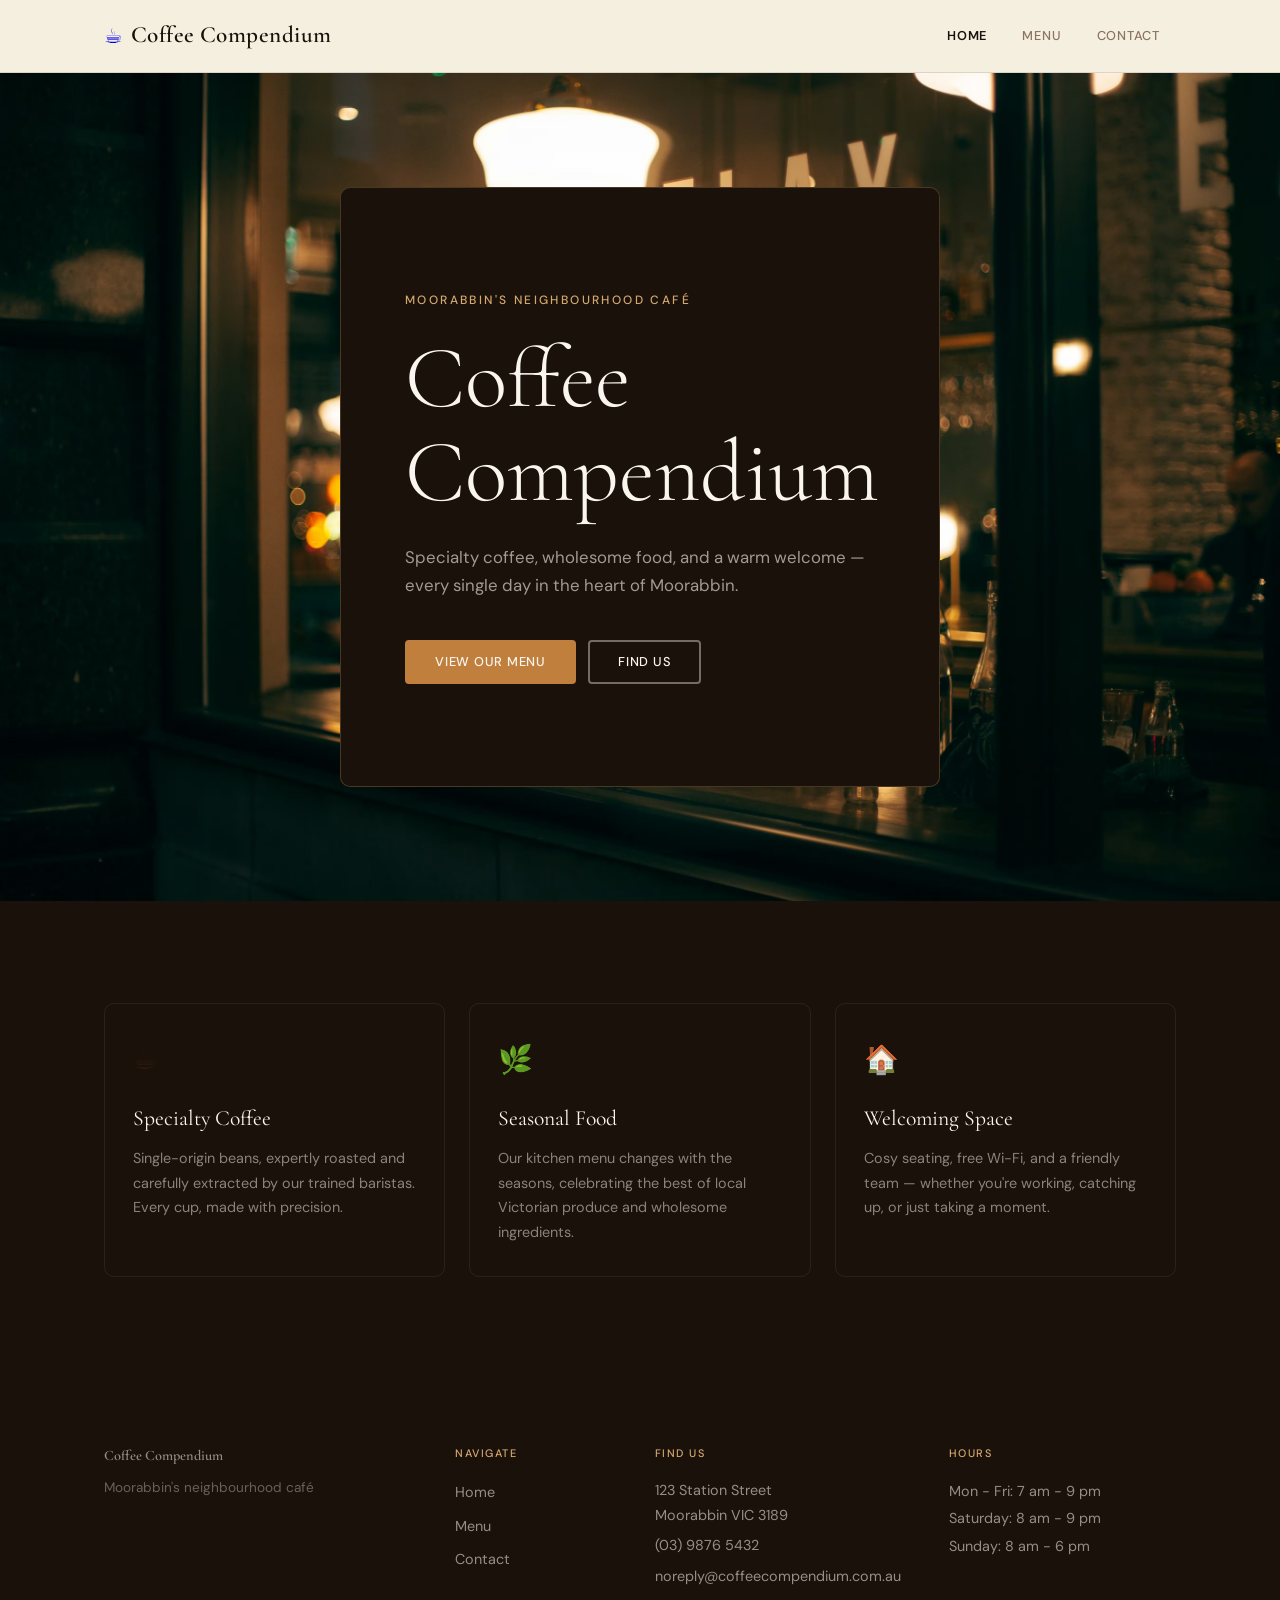
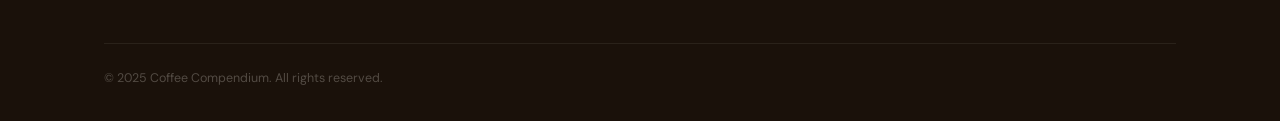
<file: index.html>
<!doctype html>
<html lang="en">
  <head>
    <meta charset="UTF-8" >
    <meta name="viewport" content="width=device-width, initial-scale=1.0" >
    <meta
      name="description"
      content="Coffee Compendium – A cosy neighbourhood café in Moorabbin serving specialty coffee and wholesome seasonal food. Open 7 days."
    >
    <meta
      name="keywords"
      content="café, coffee, Moorabbin, specialty coffee, breakfast, brunch, local café"
    >
    <meta
      property="og:title"
      content="Coffee Compendium – Moorabbin's Neighbourhood Café"
    >
    <meta
      property="og:description"
      content="Specialty coffee, wholesome food, and a warm welcome every day in Moorabbin, VIC."
    >
    <meta property="og:type" content="website" >
    <title>Coffee Compendium - Moorabbin's Neighbourhood Café</title>
    <link rel="preconnect" href="https://fonts.googleapis.com" >
    <link rel="preconnect" href="https://fonts.gstatic.com" crossorigin >
    <link
      href="https://fonts.googleapis.com/css2?family=Cormorant+Garamond:ital,wght@0,300;0,400;0,600;1,300;1,400&family=DM+Sans:opsz,wght@9..40,300;9..40,400;9..40,500&display=swap"
      rel="stylesheet"
    >
    <link rel="stylesheet" href="styles.css" >
  </head>
  <body>
    <a href="#main" class="skip-link">Skip to main content</a>

    <header class="site-header">
      <nav class="nav" aria-label="Main navigation">
        <a
          href="index.html"
          class="nav-logo"
          aria-label="Coffee Compendium – go to homepage"
        >
          <span class="logo-mark" aria-hidden="true">☕</span>
          <span class="logo-text">Coffee Compendium</span>
        </a>

        <button
          class="nav-toggle"
          aria-label="Open navigation menu"
          aria-expanded="false"
          aria-controls="nav-links"
          id="nav-toggle"
        >
          <span class="nav-toggle-bar" aria-hidden="true"></span>
          <span class="nav-toggle-bar" aria-hidden="true"></span>
          <span class="nav-toggle-bar" aria-hidden="true"></span>
        </button>

        <ul class="nav-links" id="nav-links">
          <li>
            <a href="index.html" class="nav-link active" aria-current="page"
              >Home</a
            >
          </li>
          <li><a href="menu.html" class="nav-link">Menu</a></li>
          <li><a href="contact.html" class="nav-link">Contact</a></li>
        </ul>
      </nav>
    </header>

    <main id="main">
      <section class="hero" aria-labelledby="hero-heading">
        <div
          class="hero-content"
          style="
            background: rgba(26, 17, 10, 1);
            border: 1px solid rgba(212, 168, 112, 0.25);
            border-radius: 10px;
            max-width: 600px;
          "
        >
          <p class="hero-eyebrow">Moorabbin's neighbourhood café</p>
          <h1 id="hero-heading" class="hero-heading">Coffee Compendium</h1>
          <p class="hero-sub">
            Specialty coffee, wholesome food, and a warm welcome — every single
            day in the heart of Moorabbin.
          </p>
          <div class="hero-actions">
            <a href="menu.html" class="btn btn-primary">View Our Menu</a>
            <a href="contact.html" class="btn btn-outline-light">Find Us</a>
          </div>
        </div>
      </section>

      <section class="features" aria-labelledby="features-heading">
        <div class="container">
          <h2 id="features-heading" class="sr-only">
            Why visit Coffee Compendium
          </h2>
          <div class="features-grid">
            <article class="feature-card">
              <div class="feature-icon" aria-hidden="true">☕</div>
              <h3 class="feature-title">Specialty Coffee</h3>
              <p class="feature-text">
                Single-origin beans, expertly roasted and carefully extracted by
                our trained baristas. Every cup, made with precision.
              </p>
            </article>

            <article class="feature-card">
              <div class="feature-icon" aria-hidden="true">🌿</div>
              <h3 class="feature-title">Seasonal Food</h3>
              <p class="feature-text">
                Our kitchen menu changes with the seasons, celebrating the best
                of local Victorian produce and wholesome ingredients.
              </p>
            </article>

            <article class="feature-card">
              <div class="feature-icon" aria-hidden="true">🏠</div>
              <h3 class="feature-title">Welcoming Space</h3>
              <p class="feature-text">
                Cosy seating, free Wi-Fi, and a friendly team — whether you're
                working, catching up, or just taking a moment.
              </p>
            </article>
          </div>
        </div>
      </section>
    </main>

    <footer class="site-footer">
      <div class="container">
        <div class="footer-grid">
          <div>
            <a
              href="index.html"
              class="footer-logo"
              aria-label="Coffee Compendium – Home"
              >Coffee Compendium</a
            >
            <p class="footer-tagline">Moorabbin's neighbourhood café</p>
          </div>
 
          <nav aria-label="Footer navigation">
            <span class="footer-col-title">Navigate</span>
            <ul>
              <li><a href="index.html">Home</a></li>
              <li><a href="menu.html">Menu</a></li>
              <li><a href="contact.html">Contact</a></li>
            </ul>
          </nav>

          <div>
            <span class="footer-col-title">Find Us</span>
            <address>
              <p>123 Station Street<br>Moorabbin VIC 3189</p>
              <p><a href="tel:+61398765432">(03) 9876 5432</a></p>
              <p>
                <a href="mailto:noreply@coffeecompendium.com.au"
                  >noreply@coffeecompendium.com.au</a
                >
              </p>
            </address>
          </div>

          <div>
            <span class="footer-col-title">Hours</span>
            <p
              style="
                font-size: 0.9rem;
                color: rgba(250, 246, 239, 0.55);
                line-height: 1.9;
              "
            >
              Mon - Fri: 7 am - 9 pm<br >
              Saturday: 8 am - 9 pm<br >
              Sunday: 8 am - 6 pm
            </p>
          </div>
        </div>

        <div class="footer-bottom">
          <p>&copy; 2025 Coffee Compendium. All rights reserved.</p>
        </div>
      </div>
    </footer>

    <script>
      const toggle = document.getElementById("nav-toggle");
      const navLinks = document.getElementById("nav-links");
      toggle.addEventListener("click", function () {
        const expanded = this.getAttribute("aria-expanded") === "true";
        this.setAttribute("aria-expanded", String(!expanded));
        this.setAttribute(
          "aria-label",
          expanded ? "Open navigation menu" : "Close navigation menu",
        );
        navLinks.classList.toggle("open");
      });
      navLinks.querySelectorAll(".nav-link").forEach(function (link) {
        link.addEventListener("click", function () {
          navLinks.classList.remove("open");
          toggle.setAttribute("aria-expanded", "false");
          toggle.setAttribute("aria-label", "Open navigation menu");
        });
      });
    </script>
  </body>
</html>
</file>
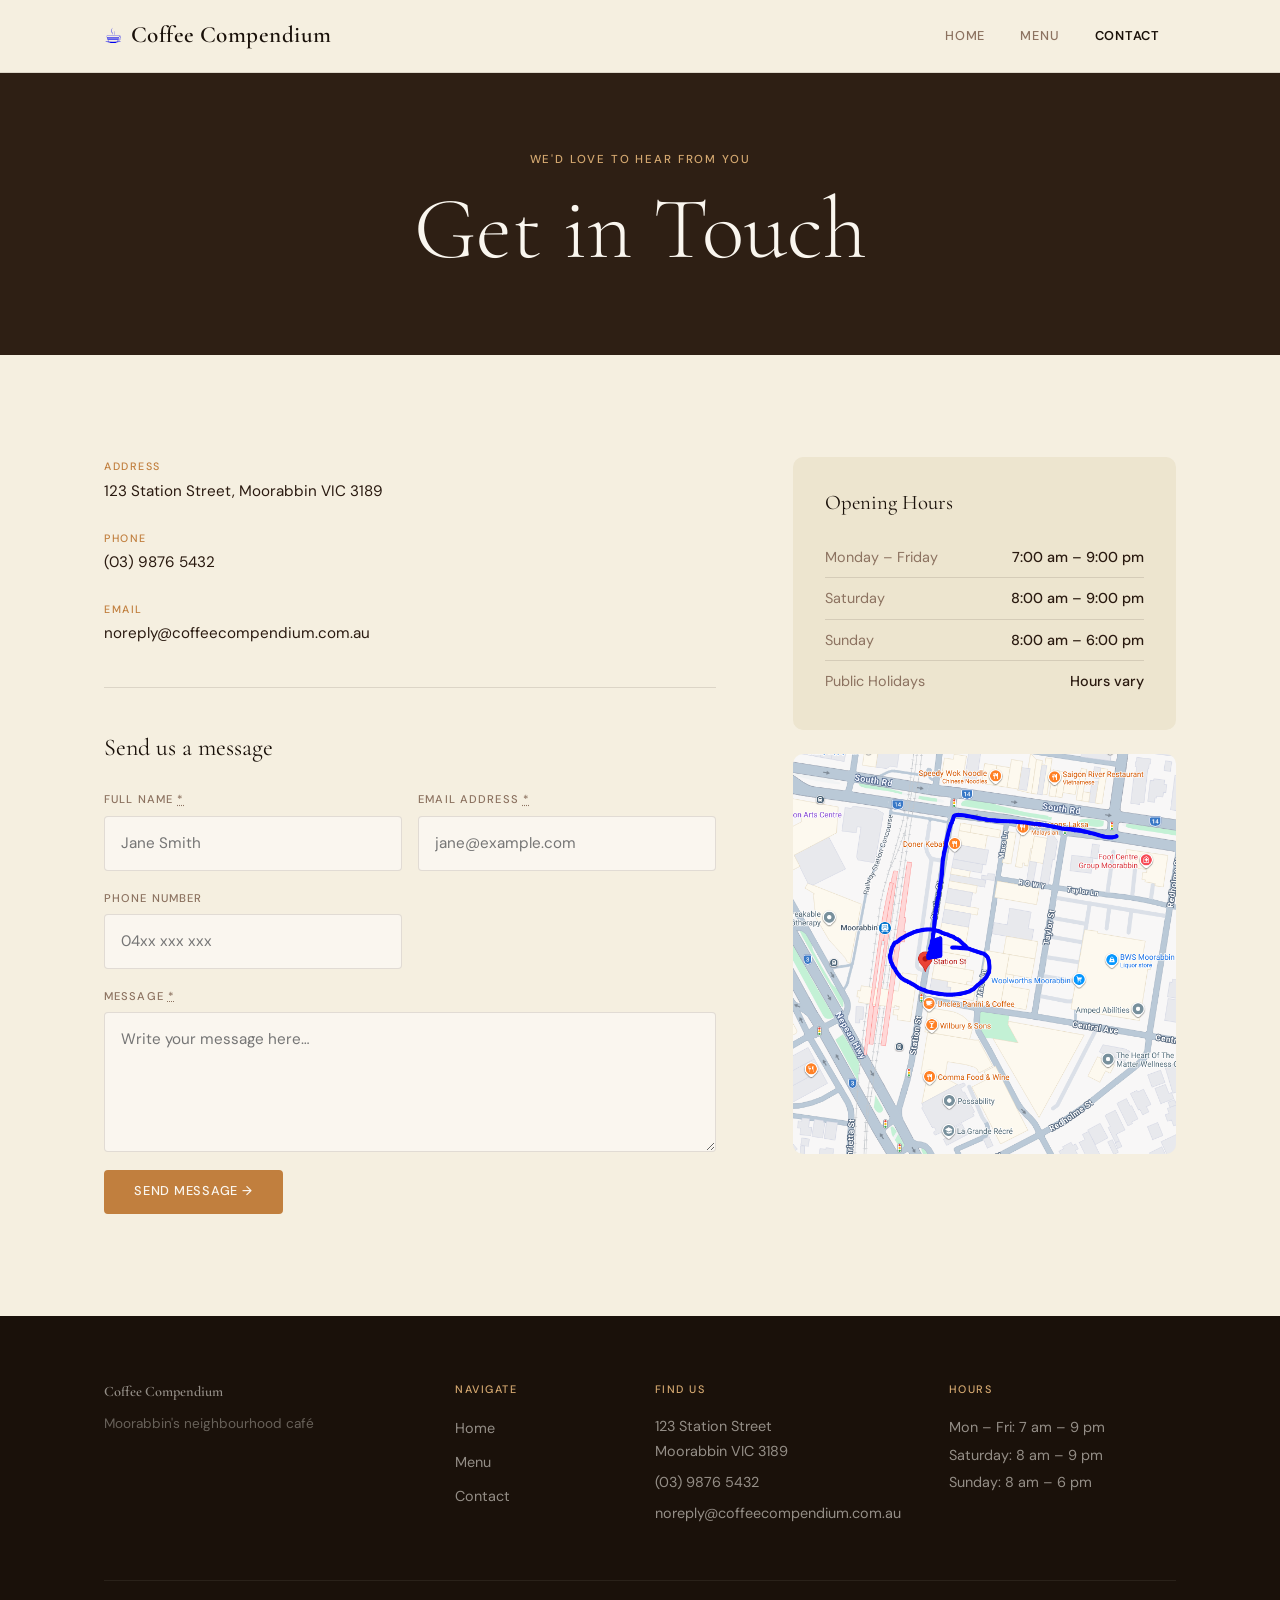
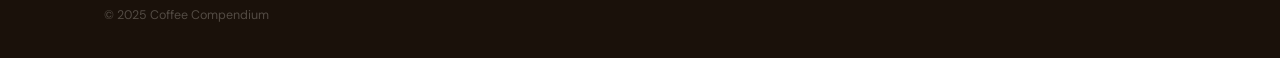
<file: contact.html>
<!DOCTYPE html>
<html lang="en">
<head>
  <meta charset="UTF-8">
  <meta name="viewport" content="width=device-width, initial-scale=1.0">
  <meta name="description" content="Get in touch with Coffee Compendium Moorabbin. Find our address, phone, email, opening hours and embedded map. Send us a message using our contact form.">
  <meta name="keywords" content="Coffee Compendium contact, Moorabbin café address, café location, café phone number">
  <meta property="og:title" content="Contact - Coffee Compendium Moorabbin">
  <meta property="og:description" content="Visit us at 123 Station Street, Moorabbin. Call, email, or send us a message.">
  <meta property="og:type" content="website">
  <title>Contact - Coffee Compendium Moorabbin</title>
  <link rel="preconnect" href="https://fonts.googleapis.com">
  <link rel="preconnect" href="https://fonts.gstatic.com" crossorigin>
  <link href="https://fonts.googleapis.com/css2?family=Cormorant+Garamond:ital,wght@0,300;0,400;0,600;1,300;1,400&family=DM+Sans:opsz,wght@9..40,300;9..40,400;9..40,500&display=swap" rel="stylesheet">
  <link rel="stylesheet" href="styles.css">
</head>
<body>

  <a href="#main" class="skip-link">Skip to main content</a>

  <header class="site-header" role="banner">
    <nav class="nav" aria-label="Main navigation">

      <a href="index.html" class="nav-logo" aria-label="Coffee Compendium - go to homepage">
        <span class="logo-mark" aria-hidden="true">☕</span>
        <span class="logo-text">Coffee Compendium</span>
      </a>

      <button class="nav-toggle"
              aria-label="Open navigation menu"
              aria-expanded="false"
              aria-controls="nav-links"
              id="nav-toggle">
        <span class="nav-toggle-bar" aria-hidden="true"></span>
        <span class="nav-toggle-bar" aria-hidden="true"></span>
        <span class="nav-toggle-bar" aria-hidden="true"></span>
      </button>

      <ul class="nav-links" id="nav-links" role="list">
        <li role="listitem"><a href="index.html" class="nav-link">Home</a></li>
        <li role="listitem"><a href="menu.html" class="nav-link">Menu</a></li>
        <li role="listitem"><a href="contact.html" class="nav-link active" aria-current="page">Contact</a></li>
      </ul>

    </nav>
  </header>

  <main id="main">

    <section class="page-banner" aria-labelledby="contact-page-heading">
      <span class="page-banner-label">We'd love to hear from you</span>
      <h1 id="contact-page-heading" class="page-banner-title">Get in Touch</h1>
    </section>

    <section class="contact-body" aria-labelledby="contact-body-heading">
      <div class="container">
        <h2 id="contact-body-heading" class="sr-only">Contact details and enquiry form</h2>

        <div class="contact-layout">

          <!-- LEFT: Contact info + Form -->
          <div>

            <div class="contact-detail">
              <span class="contact-detail-label">Address</span>
              <address class="contact-detail-value" style="font-style:normal;">
                123 Station Street, Moorabbin VIC 3189
              </address>
            </div>

            <div class="contact-detail">
              <span class="contact-detail-label">Phone</span>
              <p class="contact-detail-value">
                <a href="tel:+61398765432">(03) 9876 5432</a>
              </p>
            </div>

            <div class="contact-detail">
              <span class="contact-detail-label">Email</span>
              <p class="contact-detail-value">
                <a href="mailto:noreply@coffeecompendium.com.au">noreply@coffeecompendium.com.au</a>
              </p>
            </div>

            <form class="contact-form"
                  action="#"
                  method="post"
                  novalidate
                  aria-labelledby="form-heading">

              <h2 id="form-heading" class="contact-form-title">Send us a message</h2>

              <div class="form-row">
                <div class="form-group">
                  <label class="form-label" for="name">
                    Full Name <abbr title="required" aria-label="required">*</abbr>
                  </label>
                  <input class="form-input"
                         type="text"
                         id="name"
                         name="name"
                         placeholder="Jane Smith"
                         required
                         autocomplete="name"
                         aria-required="true">
                </div>

                <div class="form-group">
                  <label class="form-label" for="email">
                    Email Address <abbr title="required" aria-label="required">*</abbr>
                  </label>
                  <input class="form-input"
                         type="email"
                         id="email"
                         name="email"
                         placeholder="jane@example.com"
                         required
                         autocomplete="email"
                         aria-required="true">
                </div>
              </div>

              <div class="form-row">
                <div class="form-group">
                  <label class="form-label" for="phone">Phone Number</label>
                  <input class="form-input"
                         type="tel"
                         id="phone"
                         name="phone"
                         placeholder="04xx xxx xxx"
                         autocomplete="tel">
                </div>

              </div>

              <div class="form-group">
                <label class="form-label" for="message">
                  Message <abbr title="required" aria-label="required">*</abbr>
                </label>
                <textarea class="form-textarea"
                          id="message"
                          name="message"
                          placeholder="Write your message here…"
                          required
                          aria-required="true"></textarea>
              </div>

              <div>
                <button type="submit"
                        class="btn btn-primary"
                        aria-label="Submit your enquiry to Coffee Compendium">
                  Send Message →
                </button>
              </div>

            </form>

          </div><!-- / left column -->

          <!-- RIGHT: Hours only -->
          <div class="contact-map-side" aria-label="Opening hours">

            <div class="contact-hours-card" aria-labelledby="hours-card-heading">
              <h3 id="hours-card-heading">Opening Hours</h3>

              <dl aria-label="Opening hours by day">
                <div class="hours-row">
                  <span>Monday – Friday</span>
                  <span>7:00 am – 9:00 pm</span>
                </div>
                <div class="hours-row">
                  <span>Saturday</span>
                  <span>8:00 am – 9:00 pm</span>
                </div>
                <div class="hours-row">
                  <span>Sunday</span>
                  <span>8:00 am – 6:00 pm</span>
                </div>
                <div class="hours-row">
                  <span>Public Holidays</span>
                  <span>Hours vary</span>
                </div>
              </dl>

              
            </div>
            <img src="Capture.PNG"
                 alt="Direction to the cafe location map"
                 style="width:100%; height:400px; object-fit:cover; border-radius:10px; margin-top:1.5rem;">

          </div><!-- / right column -->

        </div>
      </div>
    </section>

  </main>

  <footer class="site-footer" role="contentinfo">
    <div class="container">
      <div class="footer-grid">

        <div>
          <a href="index.html" class="footer-logo" aria-label="Coffee Compendium – Home">Coffee Compendium</a>
          <p class="footer-tagline">Moorabbin's neighbourhood café</p>
        </div>

        <nav aria-label="Footer navigation">
          <span class="footer-col-title">Navigate</span>
          <ul role="list">
            <li role="listitem"><a href="index.html">Home</a></li>
            <li role="listitem"><a href="menu.html">Menu</a></li>
            <li role="listitem"><a href="contact.html">Contact</a></li>
          </ul>
        </nav>

        <div>
          <span class="footer-col-title">Find Us</span>
          <address>
            <p>123 Station Street<br>Moorabbin VIC 3189</p>
            <p><a href="tel:+61398765432">(03) 9876 5432</a></p>
            <p><a href="mailto:noreply@coffeecompendium.com.au">noreply@coffeecompendium.com.au</a></p>
          </address>
        </div>

        <div>
          <span class="footer-col-title">Hours</span>
          <p style="font-size:.9rem; color:rgba(250,246,239,.55); line-height:1.9;">
            Mon – Fri: 7 am – 9 pm<br>
            Saturday: 8 am – 9 pm<br>
            Sunday: 8 am – 6 pm
          </p>
        </div>

      </div>

      <div class="footer-bottom">
        <p>&copy; 2025 Coffee Compendium</p>
      </div>
    </div>
  </footer>

  <script>
    const toggle = document.getElementById('nav-toggle');
    const navLinks = document.getElementById('nav-links');
    toggle.addEventListener('click', function () {
      const expanded = this.getAttribute('aria-expanded') === 'true';
      this.setAttribute('aria-expanded', String(!expanded));
      this.setAttribute('aria-label', expanded ? 'Open navigation menu' : 'Close navigation menu');
      navLinks.classList.toggle('open');
    });
    navLinks.querySelectorAll('.nav-link').forEach(function (link) {
      link.addEventListener('click', function () {
        navLinks.classList.remove('open');
        toggle.setAttribute('aria-expanded', 'false');
        toggle.setAttribute('aria-label', 'Open navigation menu');
      });
    });
  </script>

</body>
</html>
</file>
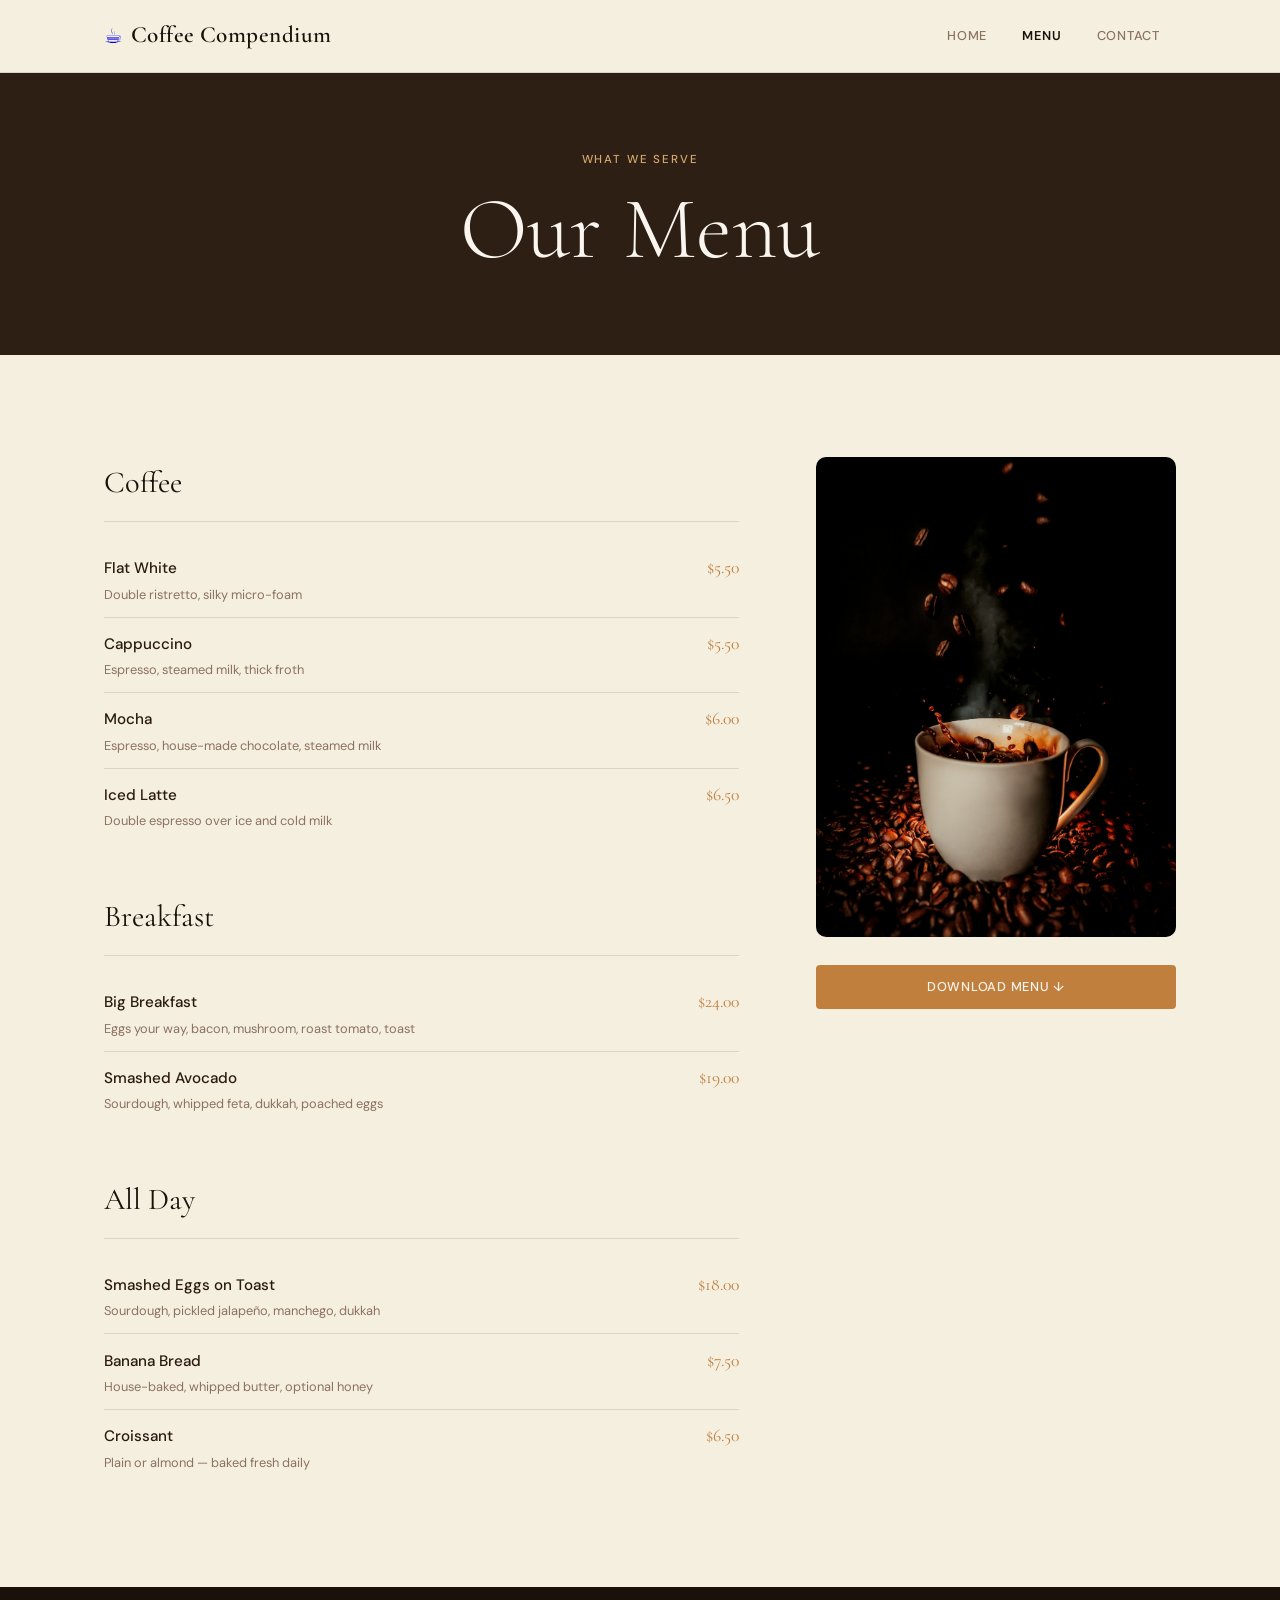
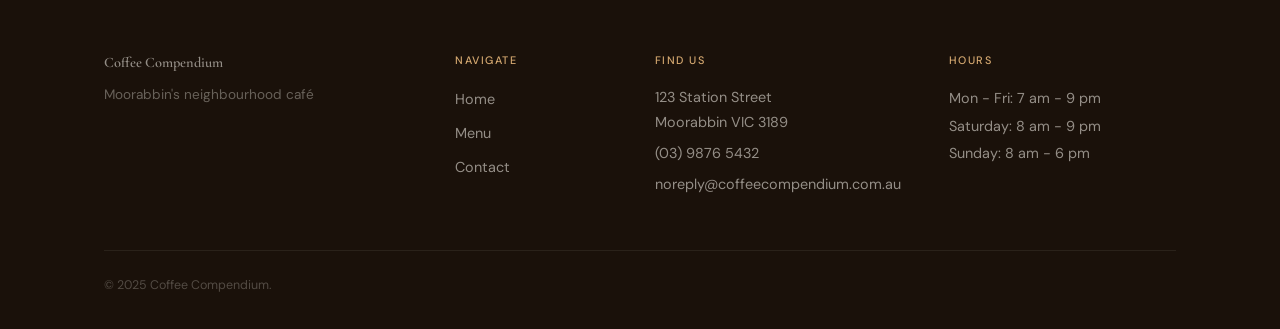
<file: menu.html>
<!DOCTYPE html>
<html lang="en">
<head>
  <meta charset="UTF-8">
  <meta name="viewport" content="width=device-width, initial-scale=1.0">
  <meta name="description" content="Browse the Coffee Compendium menu — specialty espresso drinks, seasonal breakfast and all-day food, teas and more.">
  <meta name="keywords" content="café menu, coffee menu, breakfast Moorabbin, brunch, specialty coffee menu">
  <meta property="og:title" content="Menu - Coffee Compendium Moorabbin">
  <meta property="og:description" content="Specialty coffee, seasonal food and sweet treats. View or download the Coffee Compendium menu.">
  <meta property="og:type" content="website">
  <title>Menu - Coffee Compendium Moorabbin</title>
  <link rel="preconnect" href="https://fonts.googleapis.com">
  <link rel="preconnect" href="https://fonts.gstatic.com" crossorigin>
  <link href="https://fonts.googleapis.com/css2?family=Cormorant+Garamond:ital,wght@0,300;0,400;0,600;1,300;1,400&family=DM+Sans:opsz,wght@9..40,300;9..40,400;9..40,500&display=swap" rel="stylesheet">
  <link rel="stylesheet" href="styles.css">
</head>
<body>

  <a href="#main" class="skip-link">Skip to main content</a>

  <header class="site-header" role="banner">
    <nav class="nav" aria-label="Main navigation">

      <a href="index.html" class="nav-logo" aria-label="Coffee Compendium - go to homepage">
        <span class="logo-mark" aria-hidden="true">☕</span>
        <span class="logo-text">Coffee Compendium</span>
      </a>

      <button class="nav-toggle"
              aria-label="Open navigation menu"
              aria-expanded="false"
              aria-controls="nav-links"
              id="nav-toggle">
        <span class="nav-toggle-bar" aria-hidden="true"></span>
        <span class="nav-toggle-bar" aria-hidden="true"></span>
        <span class="nav-toggle-bar" aria-hidden="true"></span>
      </button>

      <ul class="nav-links" id="nav-links" role="list">
        <li role="listitem"><a href="index.html" class="nav-link">Home</a></li>
        <li role="listitem"><a href="menu.html" class="nav-link active" aria-current="page">Menu</a></li>
        <li role="listitem"><a href="contact.html" class="nav-link">Contact</a></li>
      </ul>

    </nav>
  </header>

  <main id="main">

    <section class="page-banner" aria-labelledby="menu-page-heading">
      <span class="page-banner-label">What we serve</span>
      <h1 id="menu-page-heading" class="page-banner-title">Our Menu</h1>
    </section>

    <section class="menu-body" aria-labelledby="menu-body-heading">
      <div class="container">
        <h2 id="menu-body-heading" class="sr-only">Full menu listing</h2>

        <div class="menu-layout">

          <!-- LEFT: Menu categories -->
          <div class="menu-categories">

            <div class="menu-category">
              <h3 class="menu-cat-title">Coffee</h3>
              <ul class="menu-items" role="list" aria-label="Coffee menu items">
                <li class="menu-item" role="listitem">
                  <div class="menu-item-info">
                    <p class="menu-item-name">Flat White</p>
                    <p class="menu-item-desc">Double ristretto, silky micro-foam</p>
                  </div>
                  <span class="menu-item-price">$5.50</span>
                </li>
                <li class="menu-item" role="listitem">
                  <div class="menu-item-info">
                    <p class="menu-item-name">Cappuccino</p>
                    <p class="menu-item-desc">Espresso, steamed milk, thick froth</p>
                  </div>
                  <span class="menu-item-price">$5.50</span>
                </li>
                <li class="menu-item" role="listitem">
                  <div class="menu-item-info">
                    <p class="menu-item-name">Mocha</p>
                    <p class="menu-item-desc">Espresso, house-made chocolate, steamed milk</p>
                  </div>
                  <span class="menu-item-price">$6.00</span>
                </li>
                <li class="menu-item" role="listitem">
                  <div class="menu-item-info">
                    <p class="menu-item-name">Iced Latte</p>
                    <p class="menu-item-desc">Double espresso over ice and cold milk</p>
                  </div>
                  <span class="menu-item-price">$6.50</span>
                </li>
              </ul>
            </div>

            <div class="menu-category">
              <h3 class="menu-cat-title">Breakfast</h3>
              <ul class="menu-items" role="list" aria-label="Breakfast menu items">
                <li class="menu-item" role="listitem">
                  <div class="menu-item-info">
                    <p class="menu-item-name">Big Breakfast</p>
                    <p class="menu-item-desc">Eggs your way, bacon, mushroom, roast tomato, toast</p>
                  </div>
                  <span class="menu-item-price">$24.00</span>
                </li>
                <li class="menu-item" role="listitem">
                  <div class="menu-item-info">
                    <p class="menu-item-name">Smashed Avocado</p>
                    <p class="menu-item-desc">Sourdough, whipped feta, dukkah, poached eggs</p>
                  </div>
                  <span class="menu-item-price">$19.00</span>
                </li>
              </ul>
            </div>

            <div class="menu-category">
              <h3 class="menu-cat-title">All Day</h3>
              <ul class="menu-items" role="list" aria-label="All-day food menu items">
                <li class="menu-item" role="listitem">
                  <div class="menu-item-info">
                    <p class="menu-item-name">Smashed Eggs on Toast</p>
                    <p class="menu-item-desc">Sourdough, pickled jalapeño, manchego, dukkah</p>
                  </div>
                  <span class="menu-item-price">$18.00</span>
                </li>
                <li class="menu-item" role="listitem">
                  <div class="menu-item-info">
                    <p class="menu-item-name">Banana Bread</p>
                    <p class="menu-item-desc">House-baked, whipped butter, optional honey</p>
                  </div>
                  <span class="menu-item-price">$7.50</span>
                </li>
                <li class="menu-item" role="listitem">
                  <div class="menu-item-info">
                    <p class="menu-item-name">Croissant</p>
                    <p class="menu-item-desc">Plain or almond — baked fresh daily</p>
                  </div>
                  <span class="menu-item-price">$6.50</span>
                </li>
              </ul>
            </div>

          </div><!-- / .menu-categories -->

          <!-- RIGHT: Photo -->
          <aside class="menu-sidebar" aria-label="Menu photo">

            <div class="menu-photo-wrap">
              <img src="Coffee1.jpg"
                   alt="Coffee beans falling into a coffee cup"
                   style="width:100%;height:100%;object-fit:cover;">
            </div>
            <a href="#" class="btn btn-primary" style="text-align:center;">Download Menu ↓</a>

          </aside>

        </div><!-- / .menu-layout -->
      </div><!-- / .container -->
    </section>

  </main>

  <footer class="site-footer" role="contentinfo">
    <div class="container">
      <div class="footer-grid">

        <div>
          <a href="index.html" class="footer-logo" aria-label="Coffee Compendium - Home">Coffee Compendium</a>
          <p class="footer-tagline">Moorabbin's neighbourhood café</p>
        </div>

        <nav aria-label="Footer navigation">
          <span class="footer-col-title">Navigate</span>
          <ul role="list">
            <li role="listitem"><a href="index.html">Home</a></li>
            <li role="listitem"><a href="menu.html">Menu</a></li>
            <li role="listitem"><a href="contact.html">Contact</a></li>
          </ul>
        </nav>

        <div>
          <span class="footer-col-title">Find Us</span>
          <address>
            <p>123 Station Street<br>Moorabbin VIC 3189</p>
            <p><a href="tel:+61398765432">(03) 9876 5432</a></p>
            <p><a href="mailto:noreply@coffeecompendium.com.au">noreply@coffeecompendium.com.au</a></p>
          </address>
        </div>

        <div>
          <span class="footer-col-title">Hours</span>
          <p style="font-size:.9rem; color:rgba(250,246,239,.55); line-height:1.9;">
            Mon - Fri: 7 am - 9 pm<br>
            Saturday: 8 am - 9 pm<br>
            Sunday: 8 am - 6 pm
          </p>
        </div>

      </div>

      <div class="footer-bottom">
        <p>&copy; 2025 Coffee Compendium.</p>
      </div>
    </div>
  </footer>

  <script>
    const toggle = document.getElementById('nav-toggle');
    const navLinks = document.getElementById('nav-links');
    toggle.addEventListener('click', function () {
      const expanded = this.getAttribute('aria-expanded') === 'true';
      this.setAttribute('aria-expanded', String(!expanded));
      this.setAttribute('aria-label', expanded ? 'Open navigation menu' : 'Close navigation menu');
      navLinks.classList.toggle('open');
    });
    navLinks.querySelectorAll('.nav-link').forEach(function (link) {
      link.addEventListener('click', function () {
        navLinks.classList.remove('open');
        toggle.setAttribute('aria-expanded', 'false');
        toggle.setAttribute('aria-label', 'Open navigation menu');
      });
    });
  </script>

</body>
</html>
</file>
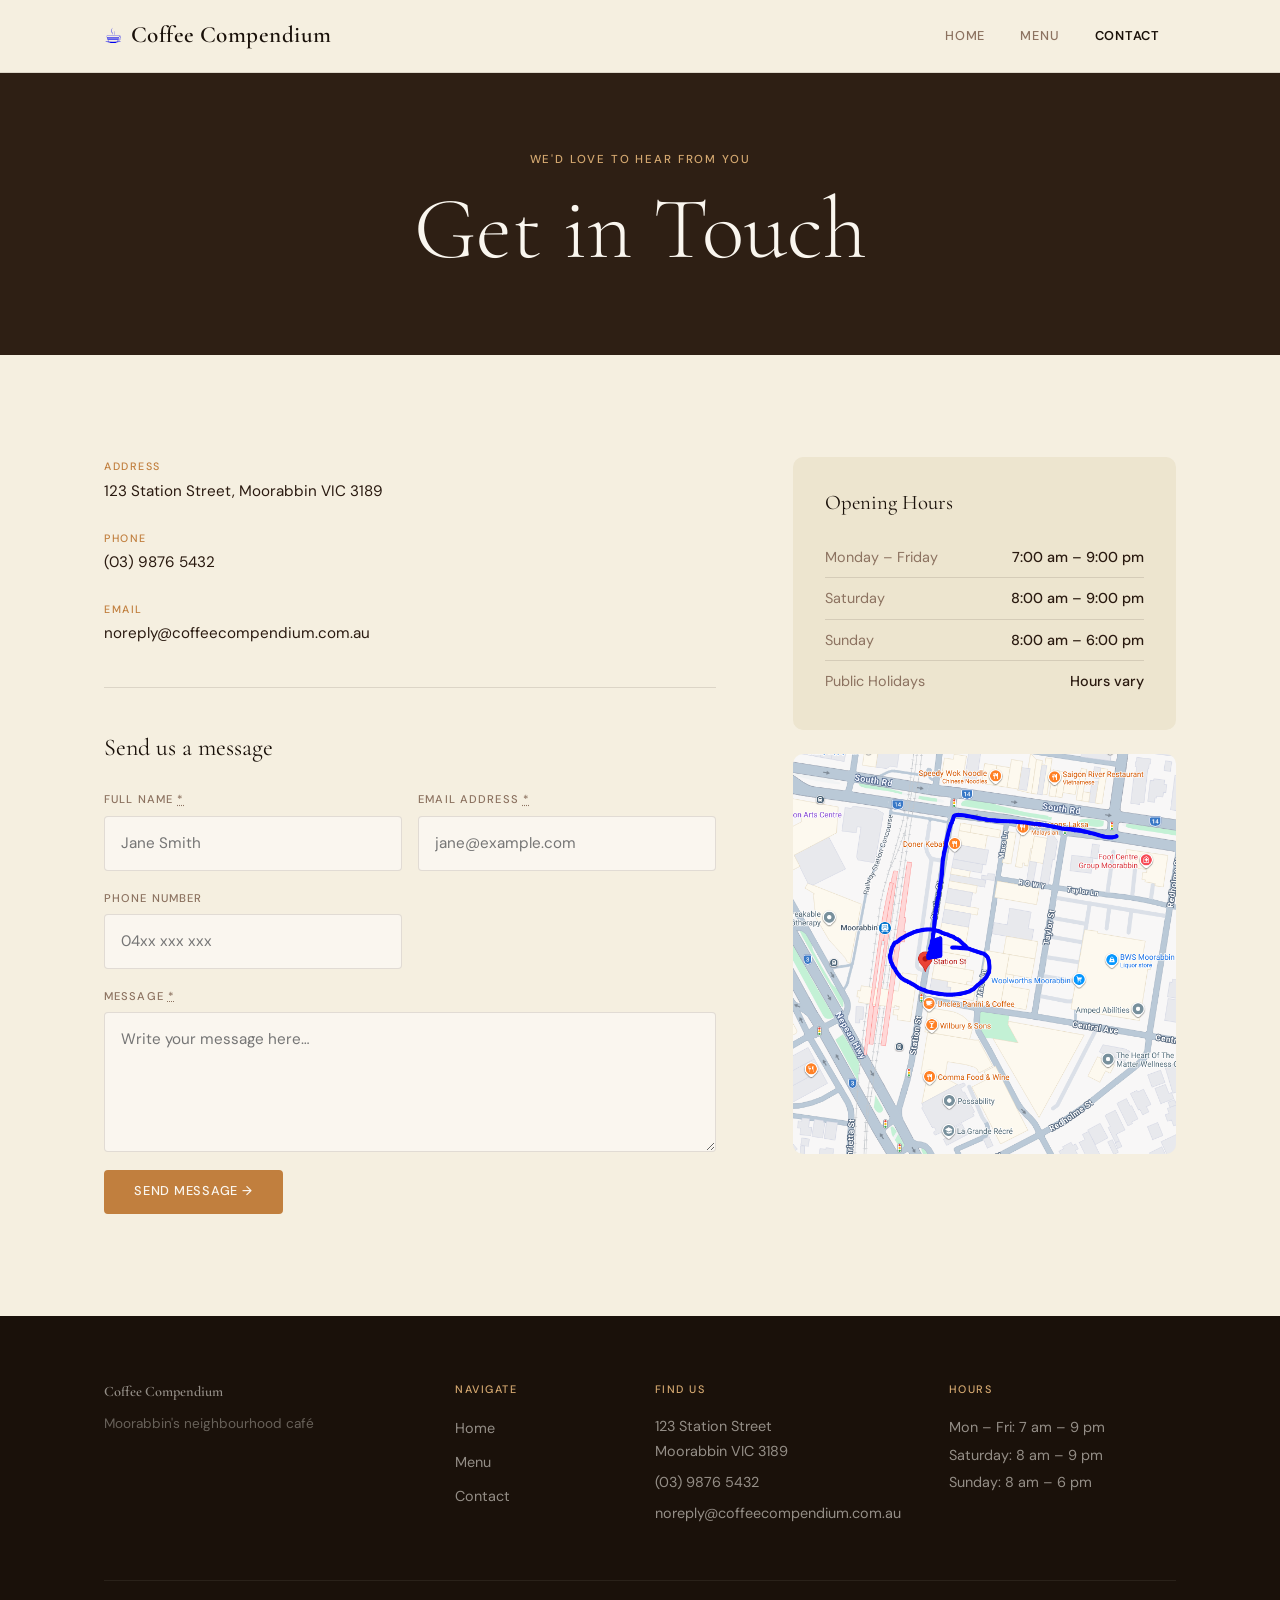
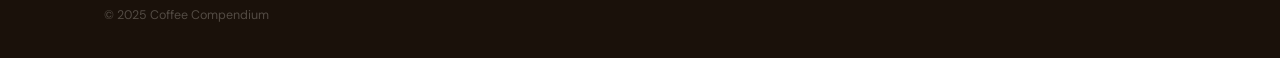
<file: local-cafe/contact.html>
<!DOCTYPE html>
<html lang="en">
<head>
  <meta charset="UTF-8">
  <meta name="viewport" content="width=device-width, initial-scale=1.0">
  <meta name="description" content="Get in touch with Coffee Compendium Moorabbin. Find our address, phone, email, opening hours and embedded map. Send us a message using our contact form.">
  <meta name="keywords" content="Coffee Compendium contact, Moorabbin café address, café location, café phone number">
  <meta property="og:title" content="Contact - Coffee Compendium Moorabbin">
  <meta property="og:description" content="Visit us at 123 Station Street, Moorabbin. Call, email, or send us a message.">
  <meta property="og:type" content="website">
  <title>Contact - Coffee Compendium Moorabbin</title>
  <link rel="preconnect" href="https://fonts.googleapis.com">
  <link rel="preconnect" href="https://fonts.gstatic.com" crossorigin>
  <link href="https://fonts.googleapis.com/css2?family=Cormorant+Garamond:ital,wght@0,300;0,400;0,600;1,300;1,400&family=DM+Sans:opsz,wght@9..40,300;9..40,400;9..40,500&display=swap" rel="stylesheet">
  <link rel="stylesheet" href="styles.css">
</head>
<body>

  <a href="#main" class="skip-link">Skip to main content</a>

  <header class="site-header" role="banner">
    <nav class="nav" aria-label="Main navigation">

      <a href="index.html" class="nav-logo" aria-label="Coffee Compendium - go to homepage">
        <span class="logo-mark" aria-hidden="true">☕</span>
        <span class="logo-text">Coffee Compendium</span>
      </a>

      <button class="nav-toggle"
              aria-label="Open navigation menu"
              aria-expanded="false"
              aria-controls="nav-links"
              id="nav-toggle">
        <span class="nav-toggle-bar" aria-hidden="true"></span>
        <span class="nav-toggle-bar" aria-hidden="true"></span>
        <span class="nav-toggle-bar" aria-hidden="true"></span>
      </button>

      <ul class="nav-links" id="nav-links" role="list">
        <li role="listitem"><a href="index.html" class="nav-link">Home</a></li>
        <li role="listitem"><a href="menu.html" class="nav-link">Menu</a></li>
        <li role="listitem"><a href="contact.html" class="nav-link active" aria-current="page">Contact</a></li>
      </ul>

    </nav>
  </header>

  <main id="main">

    <section class="page-banner" aria-labelledby="contact-page-heading">
      <span class="page-banner-label">We'd love to hear from you</span>
      <h1 id="contact-page-heading" class="page-banner-title">Get in Touch</h1>
    </section>

    <section class="contact-body" aria-labelledby="contact-body-heading">
      <div class="container">
        <h2 id="contact-body-heading" class="sr-only">Contact details and enquiry form</h2>

        <div class="contact-layout">

          <!-- LEFT: Contact info + Form -->
          <div>

            <div class="contact-detail">
              <span class="contact-detail-label">Address</span>
              <address class="contact-detail-value" style="font-style:normal;">
                123 Station Street, Moorabbin VIC 3189
              </address>
            </div>

            <div class="contact-detail">
              <span class="contact-detail-label">Phone</span>
              <p class="contact-detail-value">
                <a href="tel:+61398765432">(03) 9876 5432</a>
              </p>
            </div>

            <div class="contact-detail">
              <span class="contact-detail-label">Email</span>
              <p class="contact-detail-value">
                <a href="mailto:noreply@coffeecompendium.com.au">noreply@coffeecompendium.com.au</a>
              </p>
            </div>

            <form class="contact-form"
                  action="#"
                  method="post"
                  novalidate
                  aria-labelledby="form-heading">

              <h2 id="form-heading" class="contact-form-title">Send us a message</h2>

              <div class="form-row">
                <div class="form-group">
                  <label class="form-label" for="name">
                    Full Name <abbr title="required" aria-label="required">*</abbr>
                  </label>
                  <input class="form-input"
                         type="text"
                         id="name"
                         name="name"
                         placeholder="Jane Smith"
                         required
                         autocomplete="name"
                         aria-required="true">
                </div>

                <div class="form-group">
                  <label class="form-label" for="email">
                    Email Address <abbr title="required" aria-label="required">*</abbr>
                  </label>
                  <input class="form-input"
                         type="email"
                         id="email"
                         name="email"
                         placeholder="jane@example.com"
                         required
                         autocomplete="email"
                         aria-required="true">
                </div>
              </div>

              <div class="form-row">
                <div class="form-group">
                  <label class="form-label" for="phone">Phone Number</label>
                  <input class="form-input"
                         type="tel"
                         id="phone"
                         name="phone"
                         placeholder="04xx xxx xxx"
                         autocomplete="tel">
                </div>

              </div>

              <div class="form-group">
                <label class="form-label" for="message">
                  Message <abbr title="required" aria-label="required">*</abbr>
                </label>
                <textarea class="form-textarea"
                          id="message"
                          name="message"
                          placeholder="Write your message here…"
                          required
                          aria-required="true"></textarea>
              </div>

              <div>
                <button type="submit"
                        class="btn btn-primary"
                        aria-label="Submit your enquiry to Coffee Compendium">
                  Send Message →
                </button>
              </div>

            </form>

          </div><!-- / left column -->

          <!-- RIGHT: Hours only -->
          <div class="contact-map-side" aria-label="Opening hours">

            <div class="contact-hours-card" aria-labelledby="hours-card-heading">
              <h3 id="hours-card-heading">Opening Hours</h3>

              <dl aria-label="Opening hours by day">
                <div class="hours-row">
                  <span>Monday – Friday</span>
                  <span>7:00 am – 9:00 pm</span>
                </div>
                <div class="hours-row">
                  <span>Saturday</span>
                  <span>8:00 am – 9:00 pm</span>
                </div>
                <div class="hours-row">
                  <span>Sunday</span>
                  <span>8:00 am – 6:00 pm</span>
                </div>
                <div class="hours-row">
                  <span>Public Holidays</span>
                  <span>Hours vary</span>
                </div>
              </dl>

              
            </div>
            <img src="/local-cafe/Capture.PNG"
                 alt="Direction to the cafe location map"
                 style="width:100%; height:400px; object-fit:cover; border-radius:10px; margin-top:1.5rem;">

          </div><!-- / right column -->

        </div>
      </div>
    </section>

  </main>

  <footer class="site-footer" role="contentinfo">
    <div class="container">
      <div class="footer-grid">

        <div>
          <a href="index.html" class="footer-logo" aria-label="Coffee Compendium – Home">Coffee Compendium</a>
          <p class="footer-tagline">Moorabbin's neighbourhood café</p>
        </div>

        <nav aria-label="Footer navigation">
          <span class="footer-col-title">Navigate</span>
          <ul role="list">
            <li role="listitem"><a href="index.html">Home</a></li>
            <li role="listitem"><a href="menu.html">Menu</a></li>
            <li role="listitem"><a href="contact.html">Contact</a></li>
          </ul>
        </nav>

        <div>
          <span class="footer-col-title">Find Us</span>
          <address>
            <p>123 Station Street<br>Moorabbin VIC 3189</p>
            <p><a href="tel:+61398765432">(03) 9876 5432</a></p>
            <p><a href="mailto:noreply@coffeecompendium.com.au">noreply@coffeecompendium.com.au</a></p>
          </address>
        </div>

        <div>
          <span class="footer-col-title">Hours</span>
          <p style="font-size:.9rem; color:rgba(250,246,239,.55); line-height:1.9;">
            Mon – Fri: 7 am – 9 pm<br>
            Saturday: 8 am – 9 pm<br>
            Sunday: 8 am – 6 pm
          </p>
        </div>

      </div>

      <div class="footer-bottom">
        <p>&copy; 2025 Coffee Compendium</p>
      </div>
    </div>
  </footer>

  <script>
    const toggle = document.getElementById('nav-toggle');
    const navLinks = document.getElementById('nav-links');
    toggle.addEventListener('click', function () {
      const expanded = this.getAttribute('aria-expanded') === 'true';
      this.setAttribute('aria-expanded', String(!expanded));
      this.setAttribute('aria-label', expanded ? 'Open navigation menu' : 'Close navigation menu');
      navLinks.classList.toggle('open');
    });
    navLinks.querySelectorAll('.nav-link').forEach(function (link) {
      link.addEventListener('click', function () {
        navLinks.classList.remove('open');
        toggle.setAttribute('aria-expanded', 'false');
        toggle.setAttribute('aria-label', 'Open navigation menu');
      });
    });
  </script>

</body>
</html>
</file>
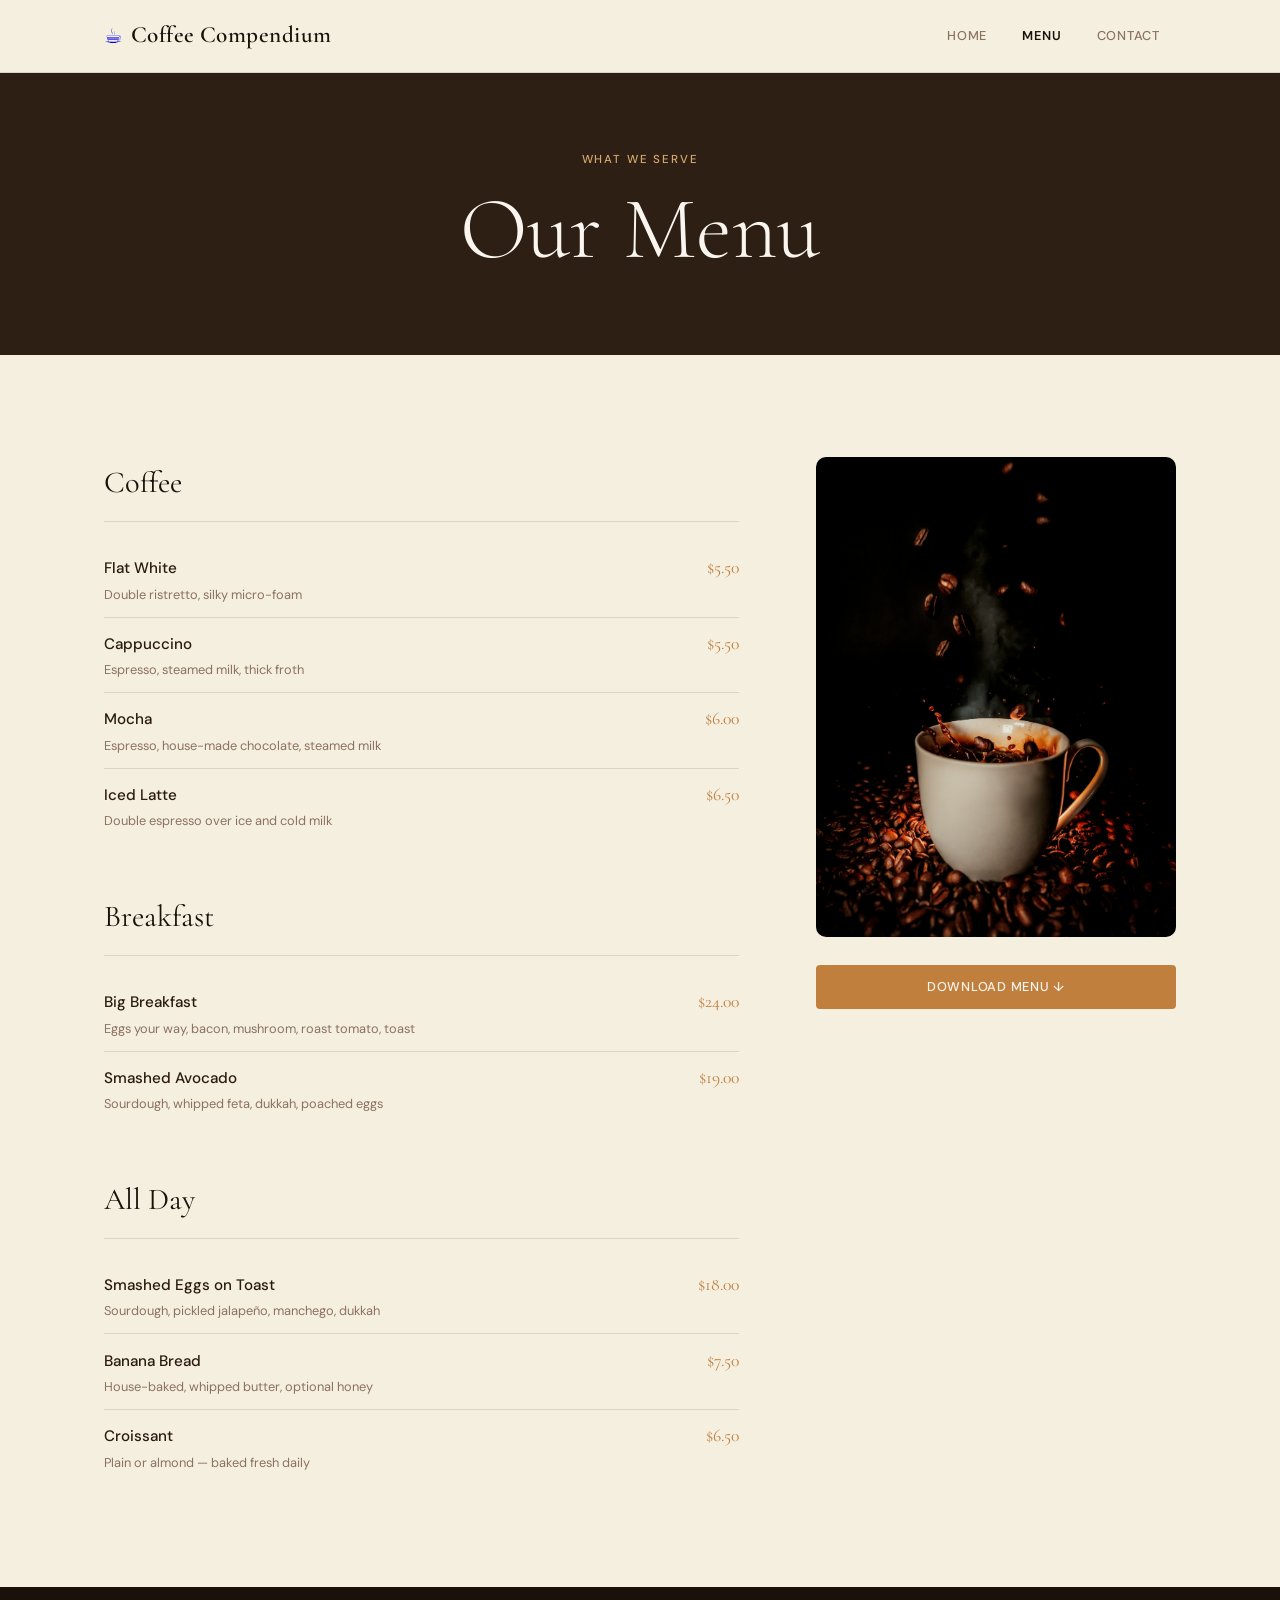
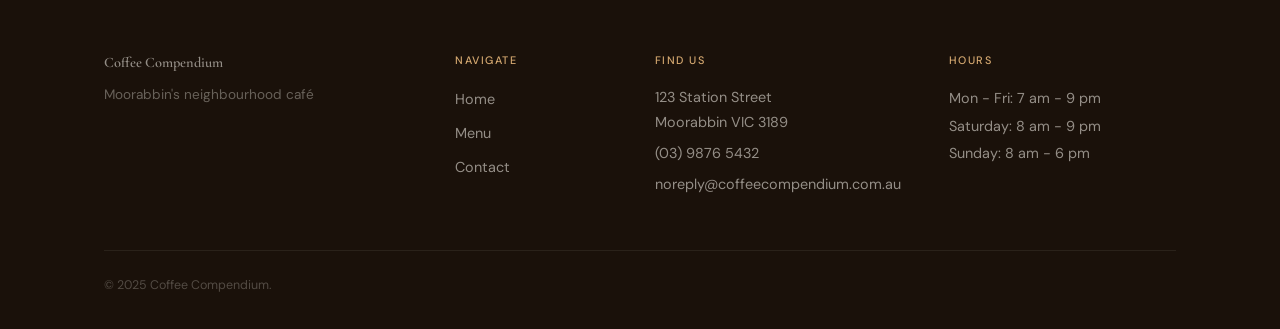
<file: local-cafe/menu.html>
<!DOCTYPE html>
<html lang="en">
<head>
  <meta charset="UTF-8">
  <meta name="viewport" content="width=device-width, initial-scale=1.0">
  <meta name="description" content="Browse the Coffee Compendium menu — specialty espresso drinks, seasonal breakfast and all-day food, teas and more.">
  <meta name="keywords" content="café menu, coffee menu, breakfast Moorabbin, brunch, specialty coffee menu">
  <meta property="og:title" content="Menu - Coffee Compendium Moorabbin">
  <meta property="og:description" content="Specialty coffee, seasonal food and sweet treats. View or download the Coffee Compendium menu.">
  <meta property="og:type" content="website">
  <title>Menu - Coffee Compendium Moorabbin</title>
  <link rel="preconnect" href="https://fonts.googleapis.com">
  <link rel="preconnect" href="https://fonts.gstatic.com" crossorigin>
  <link href="https://fonts.googleapis.com/css2?family=Cormorant+Garamond:ital,wght@0,300;0,400;0,600;1,300;1,400&family=DM+Sans:opsz,wght@9..40,300;9..40,400;9..40,500&display=swap" rel="stylesheet">
  <link rel="stylesheet" href="styles.css">
</head>
<body>

  <a href="#main" class="skip-link">Skip to main content</a>

  <header class="site-header" role="banner">
    <nav class="nav" aria-label="Main navigation">

      <a href="index.html" class="nav-logo" aria-label="Coffee Compendium - go to homepage">
        <span class="logo-mark" aria-hidden="true">☕</span>
        <span class="logo-text">Coffee Compendium</span>
      </a>

      <button class="nav-toggle"
              aria-label="Open navigation menu"
              aria-expanded="false"
              aria-controls="nav-links"
              id="nav-toggle">
        <span class="nav-toggle-bar" aria-hidden="true"></span>
        <span class="nav-toggle-bar" aria-hidden="true"></span>
        <span class="nav-toggle-bar" aria-hidden="true"></span>
      </button>

      <ul class="nav-links" id="nav-links" role="list">
        <li role="listitem"><a href="index.html" class="nav-link">Home</a></li>
        <li role="listitem"><a href="menu.html" class="nav-link active" aria-current="page">Menu</a></li>
        <li role="listitem"><a href="contact.html" class="nav-link">Contact</a></li>
      </ul>

    </nav>
  </header>

  <main id="main">

    <section class="page-banner" aria-labelledby="menu-page-heading">
      <span class="page-banner-label">What we serve</span>
      <h1 id="menu-page-heading" class="page-banner-title">Our Menu</h1>
    </section>

    <section class="menu-body" aria-labelledby="menu-body-heading">
      <div class="container">
        <h2 id="menu-body-heading" class="sr-only">Full menu listing</h2>

        <div class="menu-layout">

          <!-- LEFT: Menu categories -->
          <div class="menu-categories">

            <div class="menu-category">
              <h3 class="menu-cat-title">Coffee</h3>
              <ul class="menu-items" role="list" aria-label="Coffee menu items">
                <li class="menu-item" role="listitem">
                  <div class="menu-item-info">
                    <p class="menu-item-name">Flat White</p>
                    <p class="menu-item-desc">Double ristretto, silky micro-foam</p>
                  </div>
                  <span class="menu-item-price">$5.50</span>
                </li>
                <li class="menu-item" role="listitem">
                  <div class="menu-item-info">
                    <p class="menu-item-name">Cappuccino</p>
                    <p class="menu-item-desc">Espresso, steamed milk, thick froth</p>
                  </div>
                  <span class="menu-item-price">$5.50</span>
                </li>
                <li class="menu-item" role="listitem">
                  <div class="menu-item-info">
                    <p class="menu-item-name">Mocha</p>
                    <p class="menu-item-desc">Espresso, house-made chocolate, steamed milk</p>
                  </div>
                  <span class="menu-item-price">$6.00</span>
                </li>
                <li class="menu-item" role="listitem">
                  <div class="menu-item-info">
                    <p class="menu-item-name">Iced Latte</p>
                    <p class="menu-item-desc">Double espresso over ice and cold milk</p>
                  </div>
                  <span class="menu-item-price">$6.50</span>
                </li>
              </ul>
            </div>

            <div class="menu-category">
              <h3 class="menu-cat-title">Breakfast</h3>
              <ul class="menu-items" role="list" aria-label="Breakfast menu items">
                <li class="menu-item" role="listitem">
                  <div class="menu-item-info">
                    <p class="menu-item-name">Big Breakfast</p>
                    <p class="menu-item-desc">Eggs your way, bacon, mushroom, roast tomato, toast</p>
                  </div>
                  <span class="menu-item-price">$24.00</span>
                </li>
                <li class="menu-item" role="listitem">
                  <div class="menu-item-info">
                    <p class="menu-item-name">Smashed Avocado</p>
                    <p class="menu-item-desc">Sourdough, whipped feta, dukkah, poached eggs</p>
                  </div>
                  <span class="menu-item-price">$19.00</span>
                </li>
              </ul>
            </div>

            <div class="menu-category">
              <h3 class="menu-cat-title">All Day</h3>
              <ul class="menu-items" role="list" aria-label="All-day food menu items">
                <li class="menu-item" role="listitem">
                  <div class="menu-item-info">
                    <p class="menu-item-name">Smashed Eggs on Toast</p>
                    <p class="menu-item-desc">Sourdough, pickled jalapeño, manchego, dukkah</p>
                  </div>
                  <span class="menu-item-price">$18.00</span>
                </li>
                <li class="menu-item" role="listitem">
                  <div class="menu-item-info">
                    <p class="menu-item-name">Banana Bread</p>
                    <p class="menu-item-desc">House-baked, whipped butter, optional honey</p>
                  </div>
                  <span class="menu-item-price">$7.50</span>
                </li>
                <li class="menu-item" role="listitem">
                  <div class="menu-item-info">
                    <p class="menu-item-name">Croissant</p>
                    <p class="menu-item-desc">Plain or almond — baked fresh daily</p>
                  </div>
                  <span class="menu-item-price">$6.50</span>
                </li>
              </ul>
            </div>

          </div><!-- / .menu-categories -->

          <!-- RIGHT: Photo -->
          <aside class="menu-sidebar" aria-label="Menu photo">

            <div class="menu-photo-wrap">
              <img src="/local-cafe/Coffee1.jpg"
                   alt="Coffee beans falling into a coffee cup"
                   style="width:100%;height:100%;object-fit:cover;">
            </div>
            <a href="#" class="btn btn-primary" style="text-align:center;">Download Menu ↓</a>

          </aside>

        </div><!-- / .menu-layout -->
      </div><!-- / .container -->
    </section>

  </main>

  <footer class="site-footer" role="contentinfo">
    <div class="container">
      <div class="footer-grid">

        <div>
          <a href="index.html" class="footer-logo" aria-label="Coffee Compendium - Home">Coffee Compendium</a>
          <p class="footer-tagline">Moorabbin's neighbourhood café</p>
        </div>

        <nav aria-label="Footer navigation">
          <span class="footer-col-title">Navigate</span>
          <ul role="list">
            <li role="listitem"><a href="index.html">Home</a></li>
            <li role="listitem"><a href="menu.html">Menu</a></li>
            <li role="listitem"><a href="contact.html">Contact</a></li>
          </ul>
        </nav>

        <div>
          <span class="footer-col-title">Find Us</span>
          <address>
            <p>123 Station Street<br>Moorabbin VIC 3189</p>
            <p><a href="tel:+61398765432">(03) 9876 5432</a></p>
            <p><a href="mailto:noreply@coffeecompendium.com.au">noreply@coffeecompendium.com.au</a></p>
          </address>
        </div>

        <div>
          <span class="footer-col-title">Hours</span>
          <p style="font-size:.9rem; color:rgba(250,246,239,.55); line-height:1.9;">
            Mon - Fri: 7 am - 9 pm<br>
            Saturday: 8 am - 9 pm<br>
            Sunday: 8 am - 6 pm
          </p>
        </div>

      </div>

      <div class="footer-bottom">
        <p>&copy; 2025 Coffee Compendium.</p>
      </div>
    </div>
  </footer>

  <script>
    const toggle = document.getElementById('nav-toggle');
    const navLinks = document.getElementById('nav-links');
    toggle.addEventListener('click', function () {
      const expanded = this.getAttribute('aria-expanded') === 'true';
      this.setAttribute('aria-expanded', String(!expanded));
      this.setAttribute('aria-label', expanded ? 'Open navigation menu' : 'Close navigation menu');
      navLinks.classList.toggle('open');
    });
    navLinks.querySelectorAll('.nav-link').forEach(function (link) {
      link.addEventListener('click', function () {
        navLinks.classList.remove('open');
        toggle.setAttribute('aria-expanded', 'false');
        toggle.setAttribute('aria-label', 'Open navigation menu');
      });
    });
  </script>

</body>
</html>
</file>
<file: styles.css>
@import url('https://fonts.googleapis.com/css2?family=Cormorant+Garamond:ital,wght@0,300;0,400;0,600;1,300;1,400&family=DM+Sans:opsz,wght@9..40,300;9..40,400;9..40,500&display=swap');

/* === RESET === */
* { box-sizing: border-box; margin: 0; padding: 0; }
img, picture, video { display: block; max-width: 100%; }
input, button, textarea, select { font: inherit; }
html { scroll-behavior: smooth; }
body { -webkit-font-smoothing: antialiased; }

/* === VARIABLES === */
:root {
  --cream:         #F5EFE0;
  --cream-dark:    #EDE5CF;
  --espresso:      #1A110A;
  --roast:         #2E1F14;
  --caramel:       #C17F3E;
  --caramel-lt:    #D4A870;
  --latte:         #D4B896;
  --steam:         #FAF6EF;
  --text:          #2A1A10;
  --text-muted:    #8C7260;
  --border:        rgba(42,26,16,.12);

  --nav-h:         72px;
  --max-w:         1200px;
  --pad-x:         clamp(1.25rem, 5vw, 4rem);
  --section-pad:   clamp(4rem, 8vw, 7rem);
  --radius-sm:     4px;
  --radius-md:     10px;

  --h1: clamp(2.8rem, 7vw, 5.5rem);
  --h2: clamp(2rem,   4.5vw, 3.2rem);

  --font-display: 'Cormorant Garamond', Georgia, serif;
  --font-body:    'DM Sans', system-ui, sans-serif;
}

/* === BASE === */
body {
  background: var(--cream);
  color: var(--text);
  font-family: var(--font-body);
  font-size: 1rem;
  line-height: 1.7;
}

/* === SKIP LINK (accessibility) === */
.skip-link {
  position: absolute;
  top: -100%;
  left: 1rem;
  padding: .5rem 1rem;
  background: var(--caramel);
  color: var(--steam);
  font-weight: 500;
  border-radius: var(--radius-sm);
  text-decoration: none;
  z-index: 10000;
  transition: top .2s;
}
.skip-link:focus { top: 1rem; }

/* === SCREEN-READER ONLY === */
.sr-only {
  position: absolute;
  width: 1px; height: 1px;
  padding: 0; margin: -1px;
  overflow: hidden; clip: rect(0,0,0,0);
  white-space: nowrap; border: 0;
}

/* === CONTAINER === */
.container {
  max-width: var(--max-w);
  margin-inline: auto;
  padding-inline: var(--pad-x);
}

/* ============================================================
   NAV
   ============================================================ */
.site-header {
  position: sticky;
  top: 0;
  z-index: 200;
  background: var(--cream);
  border-bottom: 1px solid var(--border);
}

.nav {
  display: flex;
  align-items: center;
  justify-content: space-between;
  height: var(--nav-h);
  max-width: var(--max-w);
  margin-inline: auto;
  padding-inline: var(--pad-x);
}

.nav-logo {
  display: flex;
  align-items: center;
  gap: .5rem;
  text-decoration: none;
}
.logo-mark { font-size: 1.3rem; }
.logo-text {
  font-family: var(--font-display);
  font-size: 1.45rem;
  font-weight: 600;
  letter-spacing: .02em;
  color: var(--espresso);
}

.nav-links {
  display: flex;
  list-style: none;
  gap: .2rem;
}

.nav-link {
  display: block;
  padding: .4rem 1rem;
  text-decoration: none;
  color: var(--text-muted);
  font-size: .8rem;
  font-weight: 500;
  letter-spacing: .06em;
  text-transform: uppercase;
  border-radius: var(--radius-sm);
  transition: color .2s, background .2s;
}
.nav-link:hover { color: var(--espresso); background: var(--cream-dark); }
.nav-link.active { color: var(--espresso); font-weight: 600; }

/* Hamburger */
.nav-toggle {
  display: none;
  flex-direction: column;
  gap: 5px;
  background: none;
  border: none;
  cursor: pointer;
  padding: .5rem;
  border-radius: var(--radius-sm);
}
.nav-toggle-bar {
  display: block;
  width: 22px; height: 2px;
  background: var(--espresso);
  border-radius: 2px;
  transition: transform .25s, opacity .25s;
}

/* ============================================================
   BUTTONS
   ============================================================ */
.btn {
  display: inline-flex;
  align-items: center;
  justify-content: center;
  padding: .85rem 1.75rem;
  border-radius: var(--radius-sm);
  font-size: .8rem;
  font-weight: 500;
  letter-spacing: .06em;
  text-transform: uppercase;
  text-decoration: none;
  cursor: pointer;
  border: 2px solid transparent;
  transition: all .25s;
  line-height: 1;
}

.btn-primary {
  background: var(--caramel);
  color: var(--steam);
  border-color: var(--caramel);
}
.btn-primary:hover { background: transparent; color: var(--caramel); }

.btn-outline-light {
  background: transparent;
  color: var(--steam);
  border-color: rgba(250,246,239,.4);
}
.btn-outline-light:hover { background: rgba(250,246,239,.1); border-color: var(--steam); }

.btn-dark {
  background: var(--espresso);
  color: var(--steam);
  border-color: var(--espresso);
}
.btn-dark:hover { background: transparent; color: var(--espresso); }

/* ============================================================
   SHARED TYPE
   ============================================================ */
.section-label {
  display: block;
  font-size: .72rem;
  font-weight: 500;
  letter-spacing: .15em;
  text-transform: uppercase;
  color: var(--caramel);
  margin-bottom: .75rem;
}

.section-heading {
  font-family: var(--font-display);
  font-size: var(--h2);
  font-weight: 400;
  line-height: 1.12;
  color: var(--espresso);
  margin-bottom: 1.5rem;
}
.section-heading em { font-style: italic; color: var(--caramel); }

.link-arrow {
  display: inline-flex;
  align-items: center;
  gap: .3rem;
  color: var(--caramel);
  text-decoration: none;
  font-size: .875rem;
  font-weight: 500;
  transition: gap .2s;
}
.link-arrow:hover { gap: .6rem; }

/* ============================================================
   IMAGE PLACEHOLDERS
   (Replace with <img> tags when real photos are available)
   ============================================================ */
.img-ph {
  width: 100%; height: 100%;
  display: flex;
  align-items: center;
  justify-content: center;
}
.img-ph-label {
  font-family: var(--font-display);
  font-style: italic;
  font-size: .9rem;
  letter-spacing: .06em;
  color: rgba(255,255,255,.35);
}

/* ============================================================
   home page
   ============================================================ */
.hero {
  position: relative;
  min-height: calc(100vh - var(--nav-h));
  display: flex;
  align-items: center;
  background-color: var(--espresso);
  background-image: url(Coffee2.avif);
  background-size: cover;
  background-position: center;
  overflow: hidden;
}



.hero-content {
  position: relative;
  z-index: 2;
  max-width: var(--max-w);
  margin-inline: auto;
  padding-inline: var(--pad-x);
  padding-block: var(--section-pad);
  animation: fadeUp .9s ease both;
}

.hero-eyebrow {
  font-size: .75rem;
  font-weight: 500;
  letter-spacing: .2em;
  text-transform: uppercase;
  color: var(--caramel-lt);
  margin-bottom: 1.25rem;
  animation: fadeUp .9s .1s ease both;
}

.hero-heading {
  font-family: var(--font-display);
  font-size: var(--h1);
  font-weight: 300;
  line-height: 1.07;
  color: var(--steam);
  margin-bottom: 1.5rem;
  animation: fadeUp .9s .2s ease both;
}
.hero-heading em { font-style: italic; color: var(--caramel-lt); }

.hero-sub {
  max-width: 42ch;
  color: rgba(250,246,239,.6);
  font-size: 1.05rem;
  line-height: 1.7;
  margin-bottom: 2.5rem;
  animation: fadeUp .9s .3s ease both;
}

.hero-actions {
  display: flex;
  flex-wrap: wrap;
  gap: .75rem;
  animation: fadeUp .9s .4s ease both;
}

/* ============================================================
   FEATURES STRIP
   ============================================================ */
.features {
  padding-block: var(--section-pad);
  background: var(--espresso);
}

.features-grid {
  display: grid;
  grid-template-columns: repeat(3, 1fr);
  gap: 1.5rem;
}

.feature-card {
  padding: 2rem 1.75rem;
  border: 1px solid rgba(250,246,239,.07);
  border-radius: var(--radius-md);
  transition: border-color .3s;
}
.feature-card:hover { border-color: rgba(193,127,62,.4); }

.feature-icon { font-size: 1.75rem; margin-bottom: 1rem; }

.feature-title {
  font-family: var(--font-display);
  font-size: 1.35rem;
  font-weight: 400;
  color: var(--steam);
  margin-bottom: .6rem;
}

.feature-text {
  color: rgba(250,246,239,.5);
  font-size: .9rem;
  line-height: 1.7;
}

/* ============================================================
   OPENING HOURS SECTION
   ============================================================ */
.hours {
  padding-block: var(--section-pad);
  background: var(--cream-dark);
}

.hours-grid {
  display: flex;
  align-items: center;
  justify-content: center;
  margin-block: 2.5rem;
  flex-wrap: wrap;
  gap: 0;
}

.hours-item {
  display: flex;
  flex-direction: column;
  align-items: center;
  gap: .35rem;
  padding-inline: clamp(2rem, 5vw, 4rem);
}

.hours-day {
  font-size: .72rem;
  font-weight: 500;
  letter-spacing: .1em;
  text-transform: uppercase;
  color: var(--text-muted);
}

.hours-time {
  font-family: var(--font-display);
  font-size: 1.5rem;
  font-weight: 400;
  color: var(--espresso);
}

.hours-divider {
  width: 1px;
  height: 56px;
  background: var(--border);
}

.hours-note {
  text-align: center;
  color: var(--text-muted);
  font-size: .85rem;
}

/* ============================================================
   CTA SECTION
   ============================================================ */
.cta {
  padding-block: var(--section-pad);
  background: var(--roast);
  text-align: center;
}

.cta-heading {
  font-family: var(--font-display);
  font-size: var(--h2);
  font-weight: 300;
  color: var(--steam);
  margin-bottom: .75rem;
}

.cta-text {
  color: rgba(250,246,239,.55);
  margin-bottom: 2rem;
}

/* ============================================================
   FOOTER
   ============================================================ */
.site-footer {
  background: var(--espresso);
  padding-block: 4rem 2rem;
}

.footer-grid {
  display: grid;
  grid-template-columns: 2fr 1fr 1.5fr 1.5fr;
  gap: 3rem;
  margin-bottom: 3rem;
}

.footer-logo {
  font-family: var(--font-display);
  font-size: 1.7rem;
  font-weight: 600;
  color: var(--steam);
  text-decoration: none;
  display: block;
  margin-bottom: .5rem;
}

.footer-tagline {
  font-size: .85rem;
  color: rgba(250,246,239,.35);
}

.footer-col-title {
  font-size: .68rem;
  font-weight: 500;
  letter-spacing: .14em;
  text-transform: uppercase;
  color: var(--caramel-lt);
  margin-bottom: 1rem;
  display: block;
}

.site-footer ul { list-style: none; }
.site-footer ul li { margin-bottom: .4rem; }

.site-footer a {
  color: rgba(250,246,239,.55);
  text-decoration: none;
  font-size: .9rem;
  transition: color .2s;
}
.site-footer a:hover { color: var(--steam); }

.site-footer address {
  font-style: normal;
  font-size: .9rem;
  color: rgba(250,246,239,.55);
}
.site-footer address p { margin-bottom: .4rem; }

.footer-bottom {
  border-top: 1px solid rgba(250,246,239,.07);
  padding-top: 1.5rem;
  font-size: .78rem;
  color: rgba(250,246,239,.25);
}

/* ============================================================
   PAGE BANNER (used on Menu + Contact)
   ============================================================ */
.page-banner {
  background: var(--roast);
  padding-block: clamp(3rem, 6vw, 5rem);
  text-align: center;
}
.page-banner-label {
  display: block;
  font-size: .72rem;
  font-weight: 500;
  letter-spacing: .16em;
  text-transform: uppercase;
  color: var(--caramel-lt);
  margin-bottom: .75rem;
}
.page-banner-title {
  font-family: var(--font-display);
  font-size: var(--h1);
  font-weight: 300;
  line-height: 1.1;
  color: var(--steam);
}

/* ============================================================
   MENU PAGE
   ============================================================ */
.menu-body { padding-block: var(--section-pad); }

.menu-layout {
  display: grid;
  grid-template-columns: 1fr 360px;
  gap: clamp(3rem, 6vw, 5rem);
  align-items: start;
}

.menu-categories { display: flex; flex-direction: column; gap: 3rem; }

.menu-cat-title {
  font-family: var(--font-display);
  font-size: 1.9rem;
  font-weight: 400;
  color: var(--espresso);
  padding-bottom: .75rem;
  border-bottom: 1px solid var(--border);
  margin-bottom: 1.25rem;
}

.menu-items { display: flex; flex-direction: column; }

.menu-item {
  display: flex;
  justify-content: space-between;
  align-items: baseline;
  gap: 1rem;
  padding-block: .7rem;
  border-bottom: 1px solid var(--border);
}
.menu-item:last-child { border-bottom: none; }

.menu-item-name {
  font-weight: 500;
  color: var(--text);
  font-size: .95rem;
}
.menu-item-desc {
  font-size: .8rem;
  color: var(--text-muted);
  margin-top: .1rem;
}
.menu-item-price {
  font-family: var(--font-display);
  font-size: 1.1rem;
  color: var(--caramel);
  white-space: nowrap;
  flex-shrink: 0;
}

/* Sidebar */
.menu-sidebar {
  position: sticky;
  top: calc(var(--nav-h) + 2rem);
  display: flex;
  flex-direction: column;
  gap: 1.75rem;
}

.menu-photo-wrap {
  aspect-ratio: 3/4;
  border-radius: var(--radius-md);
  overflow: hidden;
  /* Replace with: <img src="images/coffee-pour.jpg" alt="Barista pouring latte art"> */
  background: linear-gradient(160deg, #C9A876 0%, #8A6040 50%, var(--roast) 100%);
}

.menu-download-card {
  background: var(--espresso);
  border-radius: var(--radius-md);
  padding: 2rem;
  text-align: center;
}
.menu-download-card h3 {
  font-family: var(--font-display);
  font-size: 1.4rem;
  font-weight: 400;
  color: var(--steam);
  margin-bottom: .5rem;
}
.menu-download-card p {
  font-size: .85rem;
  color: rgba(250,246,239,.5);
  margin-bottom: 1.5rem;
}

/* Dietary note */
.dietary-note {
  padding: var(--section-pad) 0 0;
  border-top: 1px solid var(--border);
  color: var(--text-muted);
  font-size: .875rem;
}
.dietary-note strong { color: var(--text); }

/* ============================================================
   CONTACT PAGE
   ============================================================ */
.contact-body { padding-block: var(--section-pad); }

.contact-layout {
  display: grid;
  grid-template-columns: 1.6fr 1fr;
  gap: clamp(3rem, 6vw, 5rem);
  align-items: start;
}

.contact-info-heading {
  font-family: var(--font-display);
  font-size: var(--h2);
  font-weight: 300;
  color: var(--espresso);
  margin-bottom: .5rem;
  line-height: 1.15;
}

.contact-intro {
  color: var(--text-muted);
  margin-bottom: 2.5rem;
  font-size: 1rem;
}

.contact-detail { margin-bottom: 1.5rem; }

.contact-detail-label {
  display: block;
  font-size: .67rem;
  font-weight: 500;
  letter-spacing: .14em;
  text-transform: uppercase;
  color: var(--caramel);
  margin-bottom: .2rem;
}

.contact-detail-value {
  color: var(--text);
  font-size: .95rem;
}
.contact-detail-value a {
  color: var(--text);
  text-decoration: none;
  transition: color .2s;
}
.contact-detail-value a:hover { color: var(--caramel); }

/* Form */
.contact-form {
  display: flex;
  flex-direction: column;
  gap: 1.1rem;
  margin-top: 2.5rem;
  padding-top: 2.5rem;
  border-top: 1px solid var(--border);
}

.contact-form-title {
  font-family: var(--font-display);
  font-size: 1.5rem;
  font-weight: 400;
  color: var(--espresso);
  margin-bottom: .25rem;
}

.form-row {
  display: grid;
  grid-template-columns: 1fr 1fr;
  gap: 1rem;
}

.form-group { display: flex; flex-direction: column; gap: .4rem; }

.form-label {
  font-size: .7rem;
  font-weight: 500;
  letter-spacing: .1em;
  text-transform: uppercase;
  color: var(--text-muted);
}

.form-input, .form-textarea, .form-select {
  width: 100%;
  padding: .85rem 1rem;
  background: var(--steam);
  border: 1px solid var(--border);
  border-radius: var(--radius-sm);
  color: var(--text);
  font-family: var(--font-body);
  font-size: .95rem;
  outline: none;
  transition: border-color .2s, box-shadow .2s;
  appearance: none;
}
.form-input:focus,
.form-textarea:focus,
.form-select:focus {
  border-color: var(--caramel);
  box-shadow: 0 0 0 3px rgba(193,127,62,.12);
}
.form-textarea { min-height: 140px; resize: vertical; }

/* Map side */
.map-wrap {
  border-radius: var(--radius-md);
  overflow: hidden;
  aspect-ratio: 4/3;
  margin-bottom: 1.5rem;
}
.map-wrap iframe {
  width: 100%; height: 100%;
  border: none; display: block;
}

.contact-hours-card {
  background: var(--cream-dark);
  border-radius: var(--radius-md);
  padding: 1.75rem 2rem;
}
.contact-hours-card h3 {
  font-family: var(--font-display);
  font-size: 1.3rem;
  font-weight: 400;
  color: var(--espresso);
  margin-bottom: 1rem;
}
.hours-row {
  display: flex;
  justify-content: space-between;
  align-items: baseline;
  padding-block: .5rem;
  border-bottom: 1px solid var(--border);
  font-size: .9rem;
}
.hours-row:last-child { border-bottom: none; }
.hours-row span:first-child { color: var(--text-muted); }
.hours-row span:last-child { color: var(--text); font-weight: 500; }

/* ============================================================
   RESPONSIVE
   ============================================================ */
@media (max-width: 1024px) {
  .footer-grid { grid-template-columns: 1fr 1fr; gap: 2.5rem; }

  .menu-layout {
    grid-template-columns: 1fr;
  }
  .menu-sidebar {
    position: static;
    display: grid;
    grid-template-columns: 1fr 1fr;
    gap: 1.5rem;
  }
  .menu-photo-wrap { aspect-ratio: 16/10; }
}

@media (max-width: 768px) {
  .about-grid { grid-template-columns: 1fr; }
  .features-grid { grid-template-columns: 1fr; }
  .hours-grid { flex-direction: column; align-items: center; gap: 1.5rem; }
  .hours-divider { width: 60px; height: 1px; }
  .contact-layout { grid-template-columns: 1fr; }
  .form-row { grid-template-columns: 1fr; }
  .hero-badge { display: none; }
}

@media (max-width: 640px) {
  .nav-toggle { display: flex; }
  .nav-links {
    display: none;
    position: absolute;
    top: var(--nav-h);
    left: 0; right: 0;
    background: var(--cream);
    border-bottom: 1px solid var(--border);
    flex-direction: column;
    padding: 1rem var(--pad-x) 1.5rem;
    gap: .25rem;
    box-shadow: 0 8px 24px rgba(0,0,0,.06);
  }
  .nav-links.open { display: flex; }
  .nav-link { font-size: .9rem; padding: .6rem 1rem; }

  .menu-sidebar { grid-template-columns: 1fr; }
  .footer-grid { grid-template-columns: 1fr; gap: 2rem; }
  .hero-actions { flex-direction: column; align-items: flex-start; }
}
</file>
<file: local-cafe/styles.css>
@import url('https://fonts.googleapis.com/css2?family=Cormorant+Garamond:ital,wght@0,300;0,400;0,600;1,300;1,400&family=DM+Sans:opsz,wght@9..40,300;9..40,400;9..40,500&display=swap');

/* === RESET === */
* { box-sizing: border-box; margin: 0; padding: 0; }
img, picture, video { display: block; max-width: 100%; }
input, button, textarea, select { font: inherit; }
html { scroll-behavior: smooth; }
body { -webkit-font-smoothing: antialiased; }

/* === VARIABLES === */
:root {
  --cream:         #F5EFE0;
  --cream-dark:    #EDE5CF;
  --espresso:      #1A110A;
  --roast:         #2E1F14;
  --caramel:       #C17F3E;
  --caramel-lt:    #D4A870;
  --latte:         #D4B896;
  --steam:         #FAF6EF;
  --text:          #2A1A10;
  --text-muted:    #8C7260;
  --border:        rgba(42,26,16,.12);

  --nav-h:         72px;
  --max-w:         1200px;
  --pad-x:         clamp(1.25rem, 5vw, 4rem);
  --section-pad:   clamp(4rem, 8vw, 7rem);
  --radius-sm:     4px;
  --radius-md:     10px;

  --h1: clamp(2.8rem, 7vw, 5.5rem);
  --h2: clamp(2rem,   4.5vw, 3.2rem);

  --font-display: 'Cormorant Garamond', Georgia, serif;
  --font-body:    'DM Sans', system-ui, sans-serif;
}

/* === BASE === */
body {
  background: var(--cream);
  color: var(--text);
  font-family: var(--font-body);
  font-size: 1rem;
  line-height: 1.7;
}

/* === SKIP LINK (accessibility) === */
.skip-link {
  position: absolute;
  top: -100%;
  left: 1rem;
  padding: .5rem 1rem;
  background: var(--caramel);
  color: var(--steam);
  font-weight: 500;
  border-radius: var(--radius-sm);
  text-decoration: none;
  z-index: 10000;
  transition: top .2s;
}
.skip-link:focus { top: 1rem; }

/* === SCREEN-READER ONLY === */
.sr-only {
  position: absolute;
  width: 1px; height: 1px;
  padding: 0; margin: -1px;
  overflow: hidden; clip: rect(0,0,0,0);
  white-space: nowrap; border: 0;
}

/* === CONTAINER === */
.container {
  max-width: var(--max-w);
  margin-inline: auto;
  padding-inline: var(--pad-x);
}

/* ============================================================
   NAV
   ============================================================ */
.site-header {
  position: sticky;
  top: 0;
  z-index: 200;
  background: var(--cream);
  border-bottom: 1px solid var(--border);
}

.nav {
  display: flex;
  align-items: center;
  justify-content: space-between;
  height: var(--nav-h);
  max-width: var(--max-w);
  margin-inline: auto;
  padding-inline: var(--pad-x);
}

.nav-logo {
  display: flex;
  align-items: center;
  gap: .5rem;
  text-decoration: none;
}
.logo-mark { font-size: 1.3rem; }
.logo-text {
  font-family: var(--font-display);
  font-size: 1.45rem;
  font-weight: 600;
  letter-spacing: .02em;
  color: var(--espresso);
}

.nav-links {
  display: flex;
  list-style: none;
  gap: .2rem;
}

.nav-link {
  display: block;
  padding: .4rem 1rem;
  text-decoration: none;
  color: var(--text-muted);
  font-size: .8rem;
  font-weight: 500;
  letter-spacing: .06em;
  text-transform: uppercase;
  border-radius: var(--radius-sm);
  transition: color .2s, background .2s;
}
.nav-link:hover { color: var(--espresso); background: var(--cream-dark); }
.nav-link.active { color: var(--espresso); font-weight: 600; }

/* Hamburger */
.nav-toggle {
  display: none;
  flex-direction: column;
  gap: 5px;
  background: none;
  border: none;
  cursor: pointer;
  padding: .5rem;
  border-radius: var(--radius-sm);
}
.nav-toggle-bar {
  display: block;
  width: 22px; height: 2px;
  background: var(--espresso);
  border-radius: 2px;
  transition: transform .25s, opacity .25s;
}

/* ============================================================
   BUTTONS
   ============================================================ */
.btn {
  display: inline-flex;
  align-items: center;
  justify-content: center;
  padding: .85rem 1.75rem;
  border-radius: var(--radius-sm);
  font-size: .8rem;
  font-weight: 500;
  letter-spacing: .06em;
  text-transform: uppercase;
  text-decoration: none;
  cursor: pointer;
  border: 2px solid transparent;
  transition: all .25s;
  line-height: 1;
}

.btn-primary {
  background: var(--caramel);
  color: var(--steam);
  border-color: var(--caramel);
}
.btn-primary:hover { background: transparent; color: var(--caramel); }

.btn-outline-light {
  background: transparent;
  color: var(--steam);
  border-color: rgba(250,246,239,.4);
}
.btn-outline-light:hover { background: rgba(250,246,239,.1); border-color: var(--steam); }

.btn-dark {
  background: var(--espresso);
  color: var(--steam);
  border-color: var(--espresso);
}
.btn-dark:hover { background: transparent; color: var(--espresso); }

/* ============================================================
   SHARED TYPE
   ============================================================ */
.section-label {
  display: block;
  font-size: .72rem;
  font-weight: 500;
  letter-spacing: .15em;
  text-transform: uppercase;
  color: var(--caramel);
  margin-bottom: .75rem;
}

.section-heading {
  font-family: var(--font-display);
  font-size: var(--h2);
  font-weight: 400;
  line-height: 1.12;
  color: var(--espresso);
  margin-bottom: 1.5rem;
}
.section-heading em { font-style: italic; color: var(--caramel); }

.link-arrow {
  display: inline-flex;
  align-items: center;
  gap: .3rem;
  color: var(--caramel);
  text-decoration: none;
  font-size: .875rem;
  font-weight: 500;
  transition: gap .2s;
}
.link-arrow:hover { gap: .6rem; }

/* ============================================================
   IMAGE PLACEHOLDERS
   (Replace with <img> tags when real photos are available)
   ============================================================ */
.img-ph {
  width: 100%; height: 100%;
  display: flex;
  align-items: center;
  justify-content: center;
}
.img-ph-label {
  font-family: var(--font-display);
  font-style: italic;
  font-size: .9rem;
  letter-spacing: .06em;
  color: rgba(255,255,255,.35);
}

/* ============================================================
   home page
   ============================================================ */
.hero {
  position: relative;
  min-height: calc(100vh - var(--nav-h));
  display: flex;
  align-items: center;
  background-color: var(--espresso);
  background-image: url(/local-cafe/Coffee2.jpg);
  background-size: cover;
  background-position: center;
  overflow: hidden;
}



.hero-content {
  position: relative;
  z-index: 2;
  max-width: var(--max-w);
  margin-inline: auto;
  padding-inline: var(--pad-x);
  padding-block: var(--section-pad);
  animation: fadeUp .9s ease both;
}

.hero-eyebrow {
  font-size: .75rem;
  font-weight: 500;
  letter-spacing: .2em;
  text-transform: uppercase;
  color: var(--caramel-lt);
  margin-bottom: 1.25rem;
  animation: fadeUp .9s .1s ease both;
}

.hero-heading {
  font-family: var(--font-display);
  font-size: var(--h1);
  font-weight: 300;
  line-height: 1.07;
  color: var(--steam);
  margin-bottom: 1.5rem;
  animation: fadeUp .9s .2s ease both;
}
.hero-heading em { font-style: italic; color: var(--caramel-lt); }

.hero-sub {
  max-width: 42ch;
  color: rgba(250,246,239,.6);
  font-size: 1.05rem;
  line-height: 1.7;
  margin-bottom: 2.5rem;
  animation: fadeUp .9s .3s ease both;
}

.hero-actions {
  display: flex;
  flex-wrap: wrap;
  gap: .75rem;
  animation: fadeUp .9s .4s ease both;
}

/* ============================================================
   FEATURES STRIP
   ============================================================ */
.features {
  padding-block: var(--section-pad);
  background: var(--espresso);
}

.features-grid {
  display: grid;
  grid-template-columns: repeat(3, 1fr);
  gap: 1.5rem;
}

.feature-card {
  padding: 2rem 1.75rem;
  border: 1px solid rgba(250,246,239,.07);
  border-radius: var(--radius-md);
  transition: border-color .3s;
}
.feature-card:hover { border-color: rgba(193,127,62,.4); }

.feature-icon { font-size: 1.75rem; margin-bottom: 1rem; }

.feature-title {
  font-family: var(--font-display);
  font-size: 1.35rem;
  font-weight: 400;
  color: var(--steam);
  margin-bottom: .6rem;
}

.feature-text {
  color: rgba(250,246,239,.5);
  font-size: .9rem;
  line-height: 1.7;
}

/* ============================================================
   OPENING HOURS SECTION
   ============================================================ */
.hours {
  padding-block: var(--section-pad);
  background: var(--cream-dark);
}

.hours-grid {
  display: flex;
  align-items: center;
  justify-content: center;
  margin-block: 2.5rem;
  flex-wrap: wrap;
  gap: 0;
}

.hours-item {
  display: flex;
  flex-direction: column;
  align-items: center;
  gap: .35rem;
  padding-inline: clamp(2rem, 5vw, 4rem);
}

.hours-day {
  font-size: .72rem;
  font-weight: 500;
  letter-spacing: .1em;
  text-transform: uppercase;
  color: var(--text-muted);
}

.hours-time {
  font-family: var(--font-display);
  font-size: 1.5rem;
  font-weight: 400;
  color: var(--espresso);
}

.hours-divider {
  width: 1px;
  height: 56px;
  background: var(--border);
}

.hours-note {
  text-align: center;
  color: var(--text-muted);
  font-size: .85rem;
}

/* ============================================================
   CTA SECTION
   ============================================================ */
.cta {
  padding-block: var(--section-pad);
  background: var(--roast);
  text-align: center;
}

.cta-heading {
  font-family: var(--font-display);
  font-size: var(--h2);
  font-weight: 300;
  color: var(--steam);
  margin-bottom: .75rem;
}

.cta-text {
  color: rgba(250,246,239,.55);
  margin-bottom: 2rem;
}

/* ============================================================
   FOOTER
   ============================================================ */
.site-footer {
  background: var(--espresso);
  padding-block: 4rem 2rem;
}

.footer-grid {
  display: grid;
  grid-template-columns: 2fr 1fr 1.5fr 1.5fr;
  gap: 3rem;
  margin-bottom: 3rem;
}

.footer-logo {
  font-family: var(--font-display);
  font-size: 1.7rem;
  font-weight: 600;
  color: var(--steam);
  text-decoration: none;
  display: block;
  margin-bottom: .5rem;
}

.footer-tagline {
  font-size: .85rem;
  color: rgba(250,246,239,.35);
}

.footer-col-title {
  font-size: .68rem;
  font-weight: 500;
  letter-spacing: .14em;
  text-transform: uppercase;
  color: var(--caramel-lt);
  margin-bottom: 1rem;
  display: block;
}

.site-footer ul { list-style: none; }
.site-footer ul li { margin-bottom: .4rem; }

.site-footer a {
  color: rgba(250,246,239,.55);
  text-decoration: none;
  font-size: .9rem;
  transition: color .2s;
}
.site-footer a:hover { color: var(--steam); }

.site-footer address {
  font-style: normal;
  font-size: .9rem;
  color: rgba(250,246,239,.55);
}
.site-footer address p { margin-bottom: .4rem; }

.footer-bottom {
  border-top: 1px solid rgba(250,246,239,.07);
  padding-top: 1.5rem;
  font-size: .78rem;
  color: rgba(250,246,239,.25);
}

/* ============================================================
   PAGE BANNER (used on Menu + Contact)
   ============================================================ */
.page-banner {
  background: var(--roast);
  padding-block: clamp(3rem, 6vw, 5rem);
  text-align: center;
}
.page-banner-label {
  display: block;
  font-size: .72rem;
  font-weight: 500;
  letter-spacing: .16em;
  text-transform: uppercase;
  color: var(--caramel-lt);
  margin-bottom: .75rem;
}
.page-banner-title {
  font-family: var(--font-display);
  font-size: var(--h1);
  font-weight: 300;
  line-height: 1.1;
  color: var(--steam);
}

/* ============================================================
   MENU PAGE
   ============================================================ */
.menu-body { padding-block: var(--section-pad); }

.menu-layout {
  display: grid;
  grid-template-columns: 1fr 360px;
  gap: clamp(3rem, 6vw, 5rem);
  align-items: start;
}

.menu-categories { display: flex; flex-direction: column; gap: 3rem; }

.menu-cat-title {
  font-family: var(--font-display);
  font-size: 1.9rem;
  font-weight: 400;
  color: var(--espresso);
  padding-bottom: .75rem;
  border-bottom: 1px solid var(--border);
  margin-bottom: 1.25rem;
}

.menu-items { display: flex; flex-direction: column; }

.menu-item {
  display: flex;
  justify-content: space-between;
  align-items: baseline;
  gap: 1rem;
  padding-block: .7rem;
  border-bottom: 1px solid var(--border);
}
.menu-item:last-child { border-bottom: none; }

.menu-item-name {
  font-weight: 500;
  color: var(--text);
  font-size: .95rem;
}
.menu-item-desc {
  font-size: .8rem;
  color: var(--text-muted);
  margin-top: .1rem;
}
.menu-item-price {
  font-family: var(--font-display);
  font-size: 1.1rem;
  color: var(--caramel);
  white-space: nowrap;
  flex-shrink: 0;
}

/* Sidebar */
.menu-sidebar {
  position: sticky;
  top: calc(var(--nav-h) + 2rem);
  display: flex;
  flex-direction: column;
  gap: 1.75rem;
}

.menu-photo-wrap {
  aspect-ratio: 3/4;
  border-radius: var(--radius-md);
  overflow: hidden;
  /* Replace with: <img src="images/coffee-pour.jpg" alt="Barista pouring latte art"> */
  background: linear-gradient(160deg, #C9A876 0%, #8A6040 50%, var(--roast) 100%);
}

.menu-download-card {
  background: var(--espresso);
  border-radius: var(--radius-md);
  padding: 2rem;
  text-align: center;
}
.menu-download-card h3 {
  font-family: var(--font-display);
  font-size: 1.4rem;
  font-weight: 400;
  color: var(--steam);
  margin-bottom: .5rem;
}
.menu-download-card p {
  font-size: .85rem;
  color: rgba(250,246,239,.5);
  margin-bottom: 1.5rem;
}

/* Dietary note */
.dietary-note {
  padding: var(--section-pad) 0 0;
  border-top: 1px solid var(--border);
  color: var(--text-muted);
  font-size: .875rem;
}
.dietary-note strong { color: var(--text); }

/* ============================================================
   CONTACT PAGE
   ============================================================ */
.contact-body { padding-block: var(--section-pad); }

.contact-layout {
  display: grid;
  grid-template-columns: 1.6fr 1fr;
  gap: clamp(3rem, 6vw, 5rem);
  align-items: start;
}

.contact-info-heading {
  font-family: var(--font-display);
  font-size: var(--h2);
  font-weight: 300;
  color: var(--espresso);
  margin-bottom: .5rem;
  line-height: 1.15;
}

.contact-intro {
  color: var(--text-muted);
  margin-bottom: 2.5rem;
  font-size: 1rem;
}

.contact-detail { margin-bottom: 1.5rem; }

.contact-detail-label {
  display: block;
  font-size: .67rem;
  font-weight: 500;
  letter-spacing: .14em;
  text-transform: uppercase;
  color: var(--caramel);
  margin-bottom: .2rem;
}

.contact-detail-value {
  color: var(--text);
  font-size: .95rem;
}
.contact-detail-value a {
  color: var(--text);
  text-decoration: none;
  transition: color .2s;
}
.contact-detail-value a:hover { color: var(--caramel); }

/* Form */
.contact-form {
  display: flex;
  flex-direction: column;
  gap: 1.1rem;
  margin-top: 2.5rem;
  padding-top: 2.5rem;
  border-top: 1px solid var(--border);
}

.contact-form-title {
  font-family: var(--font-display);
  font-size: 1.5rem;
  font-weight: 400;
  color: var(--espresso);
  margin-bottom: .25rem;
}

.form-row {
  display: grid;
  grid-template-columns: 1fr 1fr;
  gap: 1rem;
}

.form-group { display: flex; flex-direction: column; gap: .4rem; }

.form-label {
  font-size: .7rem;
  font-weight: 500;
  letter-spacing: .1em;
  text-transform: uppercase;
  color: var(--text-muted);
}

.form-input, .form-textarea, .form-select {
  width: 100%;
  padding: .85rem 1rem;
  background: var(--steam);
  border: 1px solid var(--border);
  border-radius: var(--radius-sm);
  color: var(--text);
  font-family: var(--font-body);
  font-size: .95rem;
  outline: none;
  transition: border-color .2s, box-shadow .2s;
  appearance: none;
}
.form-input:focus,
.form-textarea:focus,
.form-select:focus {
  border-color: var(--caramel);
  box-shadow: 0 0 0 3px rgba(193,127,62,.12);
}
.form-textarea { min-height: 140px; resize: vertical; }

/* Map side */
.map-wrap {
  border-radius: var(--radius-md);
  overflow: hidden;
  aspect-ratio: 4/3;
  margin-bottom: 1.5rem;
}
.map-wrap iframe {
  width: 100%; height: 100%;
  border: none; display: block;
}

.contact-hours-card {
  background: var(--cream-dark);
  border-radius: var(--radius-md);
  padding: 1.75rem 2rem;
}
.contact-hours-card h3 {
  font-family: var(--font-display);
  font-size: 1.3rem;
  font-weight: 400;
  color: var(--espresso);
  margin-bottom: 1rem;
}
.hours-row {
  display: flex;
  justify-content: space-between;
  align-items: baseline;
  padding-block: .5rem;
  border-bottom: 1px solid var(--border);
  font-size: .9rem;
}
.hours-row:last-child { border-bottom: none; }
.hours-row span:first-child { color: var(--text-muted); }
.hours-row span:last-child { color: var(--text); font-weight: 500; }

/* ============================================================
   RESPONSIVE
   ============================================================ */
@media (max-width: 1024px) {
  .footer-grid { grid-template-columns: 1fr 1fr; gap: 2.5rem; }

  .menu-layout {
    grid-template-columns: 1fr;
  }
  .menu-sidebar {
    position: static;
    display: grid;
    grid-template-columns: 1fr 1fr;
    gap: 1.5rem;
  }
  .menu-photo-wrap { aspect-ratio: 16/10; }
}

@media (max-width: 768px) {
  .about-grid { grid-template-columns: 1fr; }
  .features-grid { grid-template-columns: 1fr; }
  .hours-grid { flex-direction: column; align-items: center; gap: 1.5rem; }
  .hours-divider { width: 60px; height: 1px; }
  .contact-layout { grid-template-columns: 1fr; }
  .form-row { grid-template-columns: 1fr; }
  .hero-badge { display: none; }
}

@media (max-width: 640px) {
  .nav-toggle { display: flex; }
  .nav-links {
    display: none;
    position: absolute;
    top: var(--nav-h);
    left: 0; right: 0;
    background: var(--cream);
    border-bottom: 1px solid var(--border);
    flex-direction: column;
    padding: 1rem var(--pad-x) 1.5rem;
    gap: .25rem;
    box-shadow: 0 8px 24px rgba(0,0,0,.06);
  }
  .nav-links.open { display: flex; }
  .nav-link { font-size: .9rem; padding: .6rem 1rem; }

  .menu-sidebar { grid-template-columns: 1fr; }
  .footer-grid { grid-template-columns: 1fr; gap: 2rem; }
  .hero-actions { flex-direction: column; align-items: flex-start; }
}
</file>
